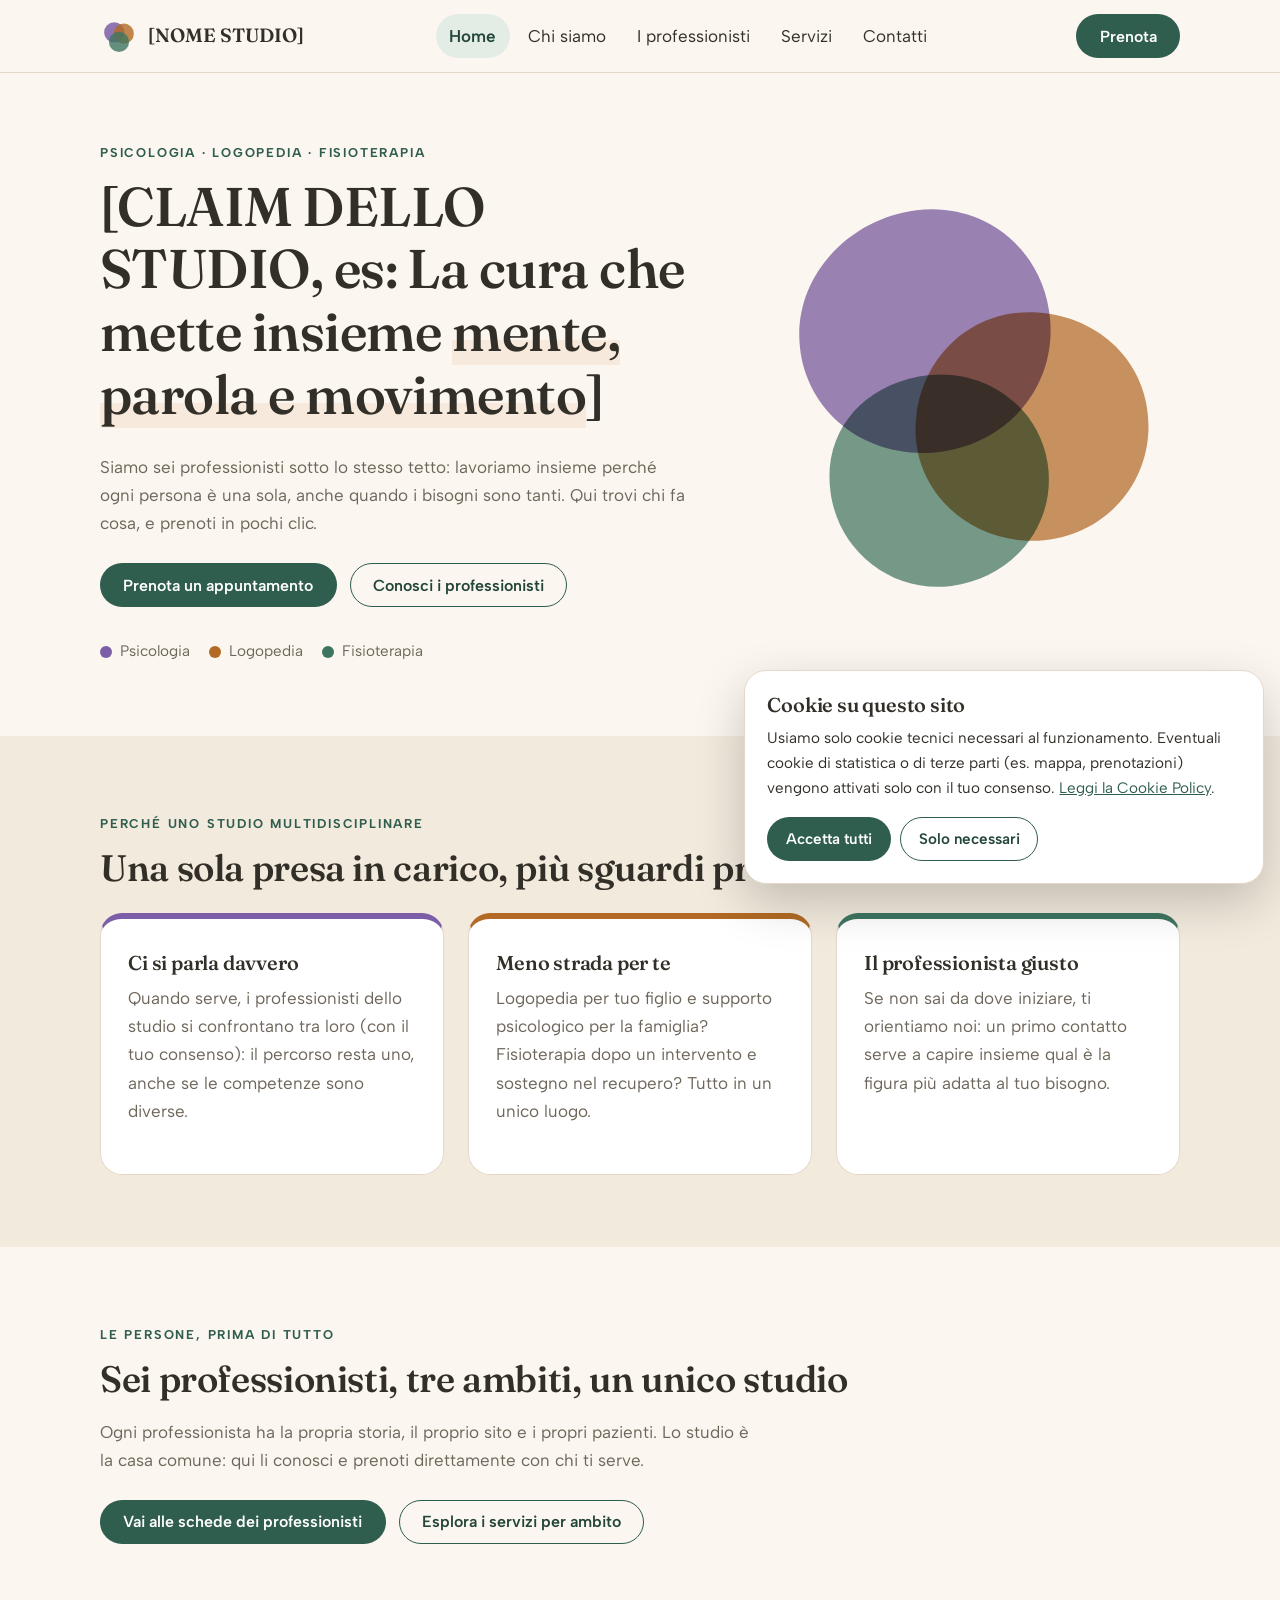
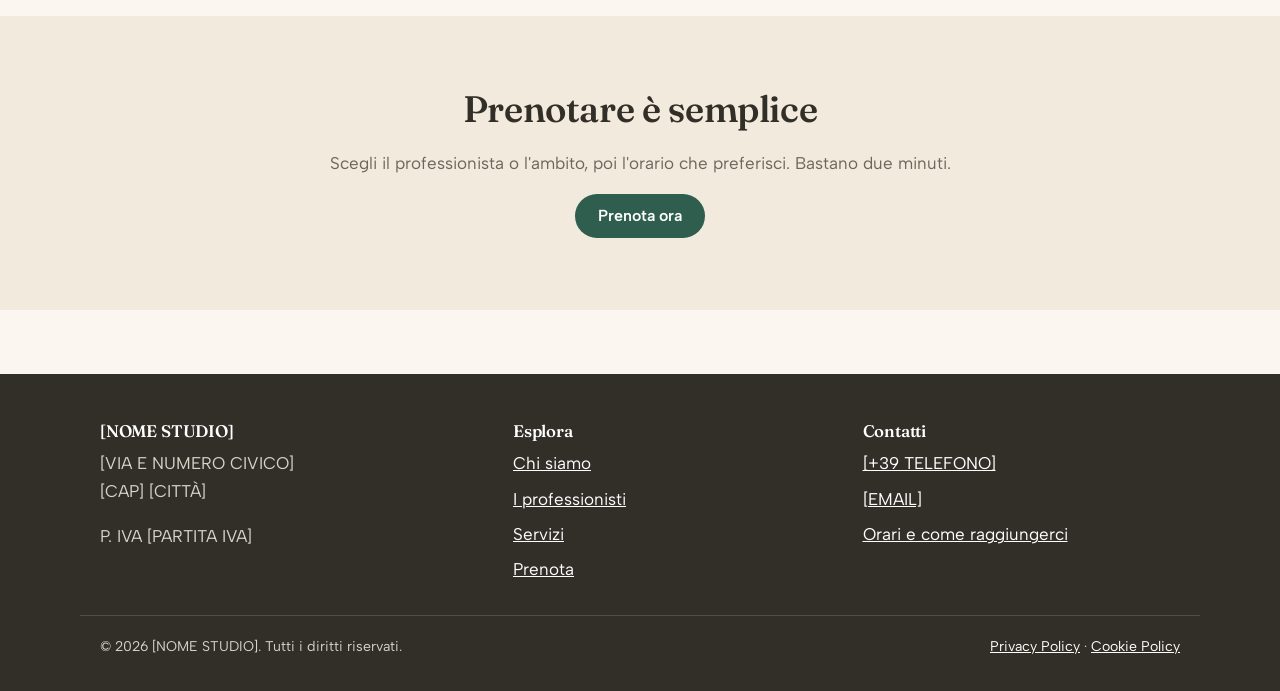
<file: index.html>
<!DOCTYPE html>
<html lang="it">
<head>
  <meta charset="UTF-8">
  <meta name="viewport" content="width=device-width, initial-scale=1">
  <!-- SEO: personalizzare title e description con nome studio e città -->
  <title>[NOME STUDIO] — Psicologia, Logopedia e Fisioterapia a [CITTÀ]</title>
  <meta name="description" content="[NOME STUDIO] è uno studio multidisciplinare a [CITTÀ]: sei professionisti di psicologia, logopedia e fisioterapia per una presa in carico integrata. Prenota online.">
  <link rel="canonical" href="https://www.[DOMINIO].it/">

  <!-- Tipografia: Fraunces (display) + Albert Sans (testo) -->
  <link rel="preconnect" href="https://fonts.googleapis.com">
  <link rel="preconnect" href="https://fonts.gstatic.com" crossorigin>
  <link href="https://fonts.googleapis.com/css2?family=Fraunces:opsz,wght@9..144,500;9..144,600&family=Albert+Sans:wght@400;600;700&display=swap" rel="stylesheet">
  <link rel="stylesheet" href="assets/css/style.css">

  <!-- Dati strutturati schema.org (compilare con i dati reali) -->
  <script type="application/ld+json">
  {
    "@context": "https://schema.org",
    "@type": "MedicalBusiness",
    "name": "[NOME STUDIO]",
    "description": "Studio multidisciplinare di psicologia, logopedia e fisioterapia.",
    "url": "https://www.[DOMINIO].it/",
    "telephone": "[+39 TELEFONO]",
    "address": {
      "@type": "PostalAddress",
      "streetAddress": "[VIA E NUMERO CIVICO]",
      "addressLocality": "[CITTÀ]",
      "postalCode": "[CAP]",
      "addressCountry": "IT"
    },
    "openingHours": "Mo-Fr 09:00-19:00",
    "medicalSpecialty": ["Psychiatric", "SpeechPathology", "PhysicalTherapy"]
  }
  </script>
</head>
<body>
<a class="skip-link" href="#main">Salta al contenuto</a>

<!-- ======================= HEADER ====================================== -->
<header class="site-header">
  <nav class="nav wrap" aria-label="Navigazione principale">
    <a class="brand" href="index.html">
      <!-- Logo provvisorio: tre forme intrecciate (mente · parola · movimento).
           Sostituire con il logo dello studio mantenendo la classe brand__mark -->
      <svg class="brand__mark" viewBox="0 0 64 64" aria-hidden="true">
        <circle cx="24" cy="26" r="17" fill="#7B5EA7" opacity=".85"/>
        <circle cx="40" cy="28" r="17" fill="#B26A24" opacity=".8"/>
        <circle cx="32" cy="42" r="17" fill="#3E7561" opacity=".8"/>
      </svg>
      <span>[NOME STUDIO]</span>
    </a>
    <button class="nav-toggle" aria-expanded="false" aria-controls="menu" aria-label="Apri o chiudi il menu">☰</button>
    <ul id="menu" class="nav__links">
      <li><a href="index.html" aria-current="page">Home</a></li>
      <li><a href="chi-siamo.html">Chi siamo</a></li>
      <li><a href="professionisti.html">I professionisti</a></li>
      <li><a href="servizi.html">Servizi</a></li>
      <li><a href="contatti.html">Contatti</a></li>
      <li><a class="btn btn--primary btn--mobile-only" href="prenota.html">Prenota un appuntamento</a></li>
    </ul>
    <a class="btn btn--primary" href="prenota.html">Prenota</a>
  </nav>
</header>

<main id="main">

  <!-- ===================== HERO ======================================== -->
  <section class="hero">
    <div class="wrap">
      <div>
        <p class="eyebrow">Psicologia · Logopedia · Fisioterapia</p>
        <h1 class="hero__claim">[CLAIM DELLO STUDIO, es: La cura che mette insieme <em>mente, parola e movimento</em>]</h1>
        <p class="muted">Siamo sei professionisti sotto lo stesso tetto: lavoriamo insieme perché ogni persona è una sola, anche quando i bisogni sono tanti. Qui trovi chi fa cosa, e prenoti in pochi clic.</p>
        <div class="hero__actions">
          <a class="btn btn--primary" href="prenota.html">Prenota un appuntamento</a>
          <a class="btn btn--ghost" href="professionisti.html">Conosci i professionisti</a>
        </div>
        <div class="hero__areas" aria-hidden="true">
          <span class="hero__area"><span class="dot dot--psicologia"></span>Psicologia</span>
          <span class="hero__area"><span class="dot dot--logopedia"></span>Logopedia</span>
          <span class="hero__area"><span class="dot dot--fisioterapia"></span>Fisioterapia</span>
        </div>
      </div>
      <!-- Composizione organica: tre aree che si intrecciano (firma visiva) -->
      <div class="hero__art" role="img" aria-label="Tre forme morbide intrecciate che rappresentano psicologia, logopedia e fisioterapia">
        <svg viewBox="0 0 420 420" xmlns="http://www.w3.org/2000/svg">
          <g class="blob-float" style="mix-blend-mode:multiply">
            <path fill="#7B5EA7" opacity=".75" d="M208 38c66-8 122 38 128 104 6 68-44 122-110 128-68 6-126-40-130-106-4-64 48-118 112-126z" transform="translate(-40,-10)"/>
          </g>
          <g class="blob-float blob-float--2" style="mix-blend-mode:multiply">
            <path fill="#B26A24" opacity=".7" d="M214 96c62 4 110 52 106 116-4 62-58 108-122 102-62-6-108-58-100-120 8-60 56-102 116-98z" transform="translate(70,30)"/>
          </g>
          <g class="blob-float blob-float--3" style="mix-blend-mode:multiply">
            <path fill="#3E7561" opacity=".7" d="M196 160c64-12 124 28 134 90 10 64-36 120-100 128-62 8-118-36-126-98-8-60 30-108 92-120z" transform="translate(-10,40) scale(.92)"/>
          </g>
        </svg>
      </div>
    </div>
  </section>

  <!-- ===================== PERCHÉ MULTIDISCIPLINARE ==================== -->
  <section class="section section--deep">
    <div class="wrap reveal">
      <p class="eyebrow">Perché uno studio multidisciplinare</p>
      <h2>Una sola presa in carico, più sguardi professionali</h2>
      <div class="grid-3" style="margin-top:1.5rem">
        <div class="card-area card-area--psicologia">
          <h3>Ci si parla davvero</h3>
          <p class="muted">Quando serve, i professionisti dello studio si confrontano tra loro (con il tuo consenso): il percorso resta uno, anche se le competenze sono diverse.</p>
        </div>
        <div class="card-area card-area--logopedia">
          <h3>Meno strada per te</h3>
          <p class="muted">Logopedia per tuo figlio e supporto psicologico per la famiglia? Fisioterapia dopo un intervento e sostegno nel recupero? Tutto in un unico luogo.</p>
        </div>
        <div class="card-area card-area--fisioterapia">
          <h3>Il professionista giusto</h3>
          <p class="muted">Se non sai da dove iniziare, ti orientiamo noi: un primo contatto serve a capire insieme qual è la figura più adatta al tuo bisogno.</p>
        </div>
      </div>
    </div>
  </section>

  <!-- ===================== ANTEPRIMA PROFESSIONISTI ==================== -->
  <section class="section">
    <div class="wrap reveal">
      <p class="eyebrow">Le persone, prima di tutto</p>
      <h2>Sei professionisti, tre ambiti, un unico studio</h2>
      <p class="muted" style="max-width:60ch">Ogni professionista ha la propria storia, il proprio sito e i propri pazienti. Lo studio è la casa comune: qui li conosci e prenoti direttamente con chi ti serve.</p>
      <div class="hero__actions">
        <a class="btn btn--primary" href="professionisti.html">Vai alle schede dei professionisti</a>
        <a class="btn btn--ghost" href="servizi.html">Esplora i servizi per ambito</a>
      </div>
    </div>
  </section>

  <!-- ===================== CTA PRENOTA ================================= -->
  <section class="section section--deep">
    <div class="wrap reveal" style="text-align:center">
      <h2>Prenotare è semplice</h2>
      <p class="muted">Scegli il professionista o l'ambito, poi l'orario che preferisci. Bastano due minuti.</p>
      <a class="btn btn--primary" href="prenota.html">Prenota ora</a>
    </div>
  </section>

</main>

<!-- ======================= FOOTER ====================================== -->
<footer class="site-footer">
  <div class="wrap footer-grid">
    <div>
      <h3>[NOME STUDIO]</h3>
      <p>[VIA E NUMERO CIVICO]<br>[CAP] [CITTÀ]</p>
      <p>P. IVA [PARTITA IVA]</p>
    </div>
    <div>
      <h3>Esplora</h3>
      <ul>
        <li><a href="chi-siamo.html">Chi siamo</a></li>
        <li><a href="professionisti.html">I professionisti</a></li>
        <li><a href="servizi.html">Servizi</a></li>
        <li><a href="prenota.html">Prenota</a></li>
      </ul>
    </div>
    <div>
      <h3>Contatti</h3>
      <ul>
        <li><a href="tel:[+39TELEFONO]">[+39 TELEFONO]</a></li>
        <li><a href="mailto:[EMAIL]">[EMAIL]</a></li>
        <li><a href="contatti.html">Orari e come raggiungerci</a></li>
      </ul>
    </div>
  </div>
  <div class="wrap footer-legal">
    <span>© <span id="year"></span> [NOME STUDIO]. Tutti i diritti riservati.</span>
    <span><a href="privacy-policy.html">Privacy Policy</a> · <a href="cookie-policy.html">Cookie Policy</a></span>
  </div>
</footer>

<!-- ======================= BANNER COOKIE =============================== -->
<div id="cookie-banner" class="cookie-banner" role="region" aria-label="Informativa cookie">
  <h3>Cookie su questo sito</h3>
  <p>Usiamo solo cookie tecnici necessari al funzionamento. Eventuali cookie di statistica o di terze parti (es. mappa, prenotazioni) vengono attivati solo con il tuo consenso. <a href="cookie-policy.html">Leggi la Cookie Policy</a>.</p>
  <div class="cookie-banner__actions">
    <button class="btn btn--primary btn--small" data-consent-choice="all">Accetta tutti</button>
    <button class="btn btn--ghost btn--small" data-consent-choice="necessary">Solo necessari</button>
  </div>
</div>

<!-- Eventuali script di tracciamento vanno inseriti così (attivati solo dopo consenso):
<script type="text/plain" data-consent="statistics" src="https://esempio-analytics.com/script.js"></script> -->
<script src="assets/js/main.js"></script>
</body>
</html>
</file>
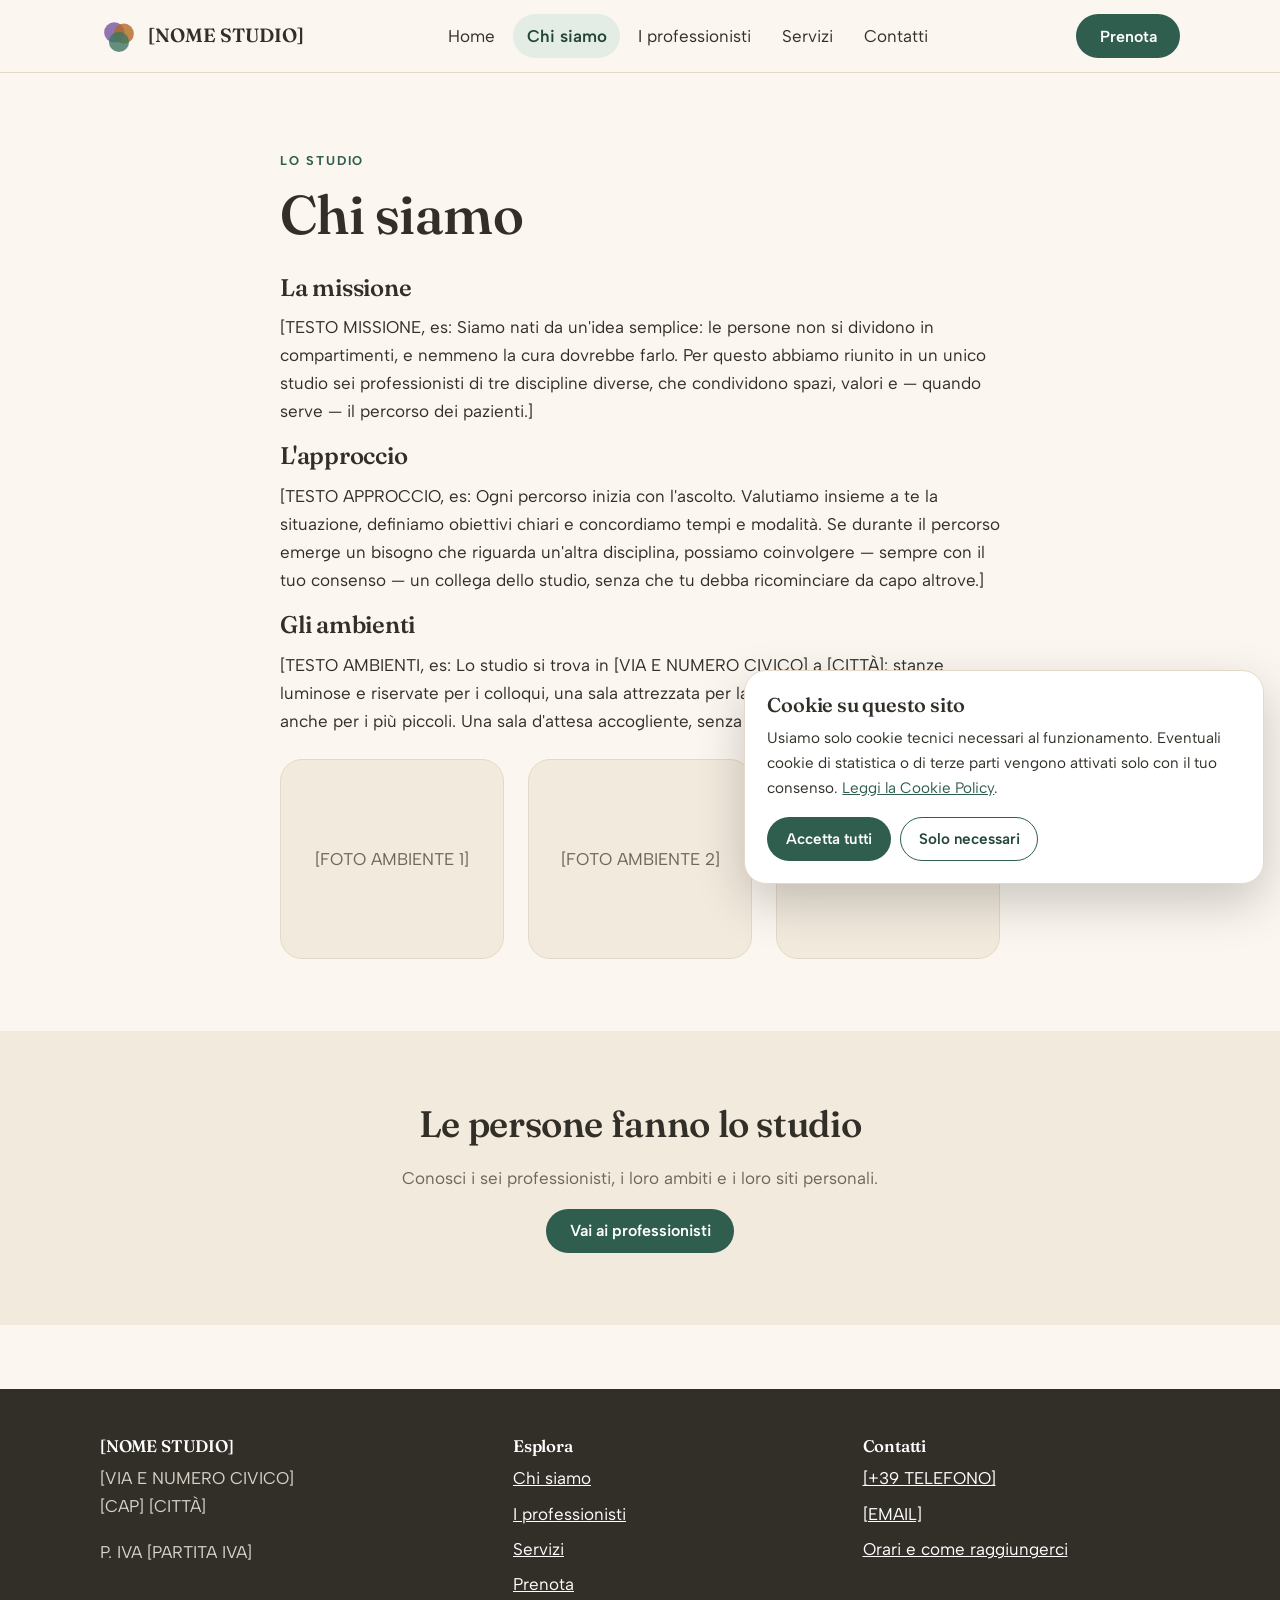
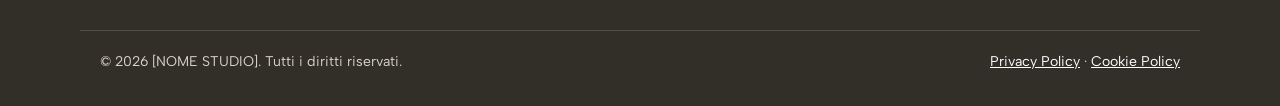
<file: chi-siamo.html>
<!DOCTYPE html>
<html lang="it">
<head>
  <meta charset="UTF-8">
  <meta name="viewport" content="width=device-width, initial-scale=1">
  <title>Chi siamo — [NOME STUDIO]</title>
  <meta name="description" content="La missione e l'approccio di [NOME STUDIO]: uno studio multidisciplinare dove psicologi, logopedisti e fisioterapisti lavorano insieme per una presa in carico integrata.">
  <link rel="canonical" href="https://www.[DOMINIO].it/chi-siamo.html">
  <link rel="preconnect" href="https://fonts.googleapis.com">
  <link rel="preconnect" href="https://fonts.gstatic.com" crossorigin>
  <link href="https://fonts.googleapis.com/css2?family=Fraunces:opsz,wght@9..144,500;9..144,600&family=Albert+Sans:wght@400;600;700&display=swap" rel="stylesheet">
  <link rel="stylesheet" href="assets/css/style.css">
</head>
<body>
<a class="skip-link" href="#main">Salta al contenuto</a>

<header class="site-header">
  <nav class="nav wrap" aria-label="Navigazione principale">
    <a class="brand" href="index.html">
      <svg class="brand__mark" viewBox="0 0 64 64" aria-hidden="true">
        <circle cx="24" cy="26" r="17" fill="#7B5EA7" opacity=".85"/>
        <circle cx="40" cy="28" r="17" fill="#B26A24" opacity=".8"/>
        <circle cx="32" cy="42" r="17" fill="#3E7561" opacity=".8"/>
      </svg>
      <span>[NOME STUDIO]</span>
    </a>
    <button class="nav-toggle" aria-expanded="false" aria-controls="menu" aria-label="Apri o chiudi il menu">☰</button>
    <ul id="menu" class="nav__links">
      <li><a href="index.html">Home</a></li>
      <li><a href="chi-siamo.html" aria-current="page">Chi siamo</a></li>
      <li><a href="professionisti.html">I professionisti</a></li>
      <li><a href="servizi.html">Servizi</a></li>
      <li><a href="contatti.html">Contatti</a></li>
      <li><a class="btn btn--primary btn--mobile-only" href="prenota.html">Prenota un appuntamento</a></li>
    </ul>
    <a class="btn btn--primary" href="prenota.html">Prenota</a>
  </nav>
</header>

<main id="main">
  <section class="section">
    <div class="wrap" style="max-width:760px">
      <p class="eyebrow">Lo studio</p>
      <h1>Chi siamo</h1>

      <h2 style="font-size:1.5rem">La missione</h2>
      <p>[TESTO MISSIONE, es: Siamo nati da un'idea semplice: le persone non si dividono in compartimenti, e nemmeno la cura dovrebbe farlo. Per questo abbiamo riunito in un unico studio sei professionisti di tre discipline diverse, che condividono spazi, valori e — quando serve — il percorso dei pazienti.]</p>

      <h2 style="font-size:1.5rem">L'approccio</h2>
      <p>[TESTO APPROCCIO, es: Ogni percorso inizia con l'ascolto. Valutiamo insieme a te la situazione, definiamo obiettivi chiari e concordiamo tempi e modalità. Se durante il percorso emerge un bisogno che riguarda un'altra disciplina, possiamo coinvolgere — sempre con il tuo consenso — un collega dello studio, senza che tu debba ricominciare da capo altrove.]</p>

      <h2 style="font-size:1.5rem">Gli ambienti</h2>
      <p>[TESTO AMBIENTI, es: Lo studio si trova in [VIA E NUMERO CIVICO] a [CITTÀ]: stanze luminose e riservate per i colloqui, una sala attrezzata per la fisioterapia, spazi pensati anche per i più piccoli. Una sala d'attesa accogliente, senza l'atmosfera da ambulatorio.]</p>

      <!-- GALLERIA AMBIENTI: sostituire i placeholder con foto reali.
           Ricordare alt text descrittivi e loading="lazy". Esempio:
           <img src="assets/img/sala-attesa.jpg" alt="La sala d'attesa dello studio" loading="lazy"> -->
      <div class="grid-3" style="margin-top:1.5rem">
        <div class="map-frame" style="min-height:200px">[FOTO AMBIENTE 1]</div>
        <div class="map-frame" style="min-height:200px">[FOTO AMBIENTE 2]</div>
        <div class="map-frame" style="min-height:200px">[FOTO AMBIENTE 3]</div>
      </div>
    </div>
  </section>

  <section class="section section--deep">
    <div class="wrap reveal" style="text-align:center">
      <h2>Le persone fanno lo studio</h2>
      <p class="muted">Conosci i sei professionisti, i loro ambiti e i loro siti personali.</p>
      <a class="btn btn--primary" href="professionisti.html">Vai ai professionisti</a>
    </div>
  </section>
</main>

<footer class="site-footer">
  <div class="wrap footer-grid">
    <div>
      <h3>[NOME STUDIO]</h3>
      <p>[VIA E NUMERO CIVICO]<br>[CAP] [CITTÀ]</p>
      <p>P. IVA [PARTITA IVA]</p>
    </div>
    <div>
      <h3>Esplora</h3>
      <ul>
        <li><a href="chi-siamo.html">Chi siamo</a></li>
        <li><a href="professionisti.html">I professionisti</a></li>
        <li><a href="servizi.html">Servizi</a></li>
        <li><a href="prenota.html">Prenota</a></li>
      </ul>
    </div>
    <div>
      <h3>Contatti</h3>
      <ul>
        <li><a href="tel:[+39TELEFONO]">[+39 TELEFONO]</a></li>
        <li><a href="mailto:[EMAIL]">[EMAIL]</a></li>
        <li><a href="contatti.html">Orari e come raggiungerci</a></li>
      </ul>
    </div>
  </div>
  <div class="wrap footer-legal">
    <span>© <span id="year"></span> [NOME STUDIO]. Tutti i diritti riservati.</span>
    <span><a href="privacy-policy.html">Privacy Policy</a> · <a href="cookie-policy.html">Cookie Policy</a></span>
  </div>
</footer>

<div id="cookie-banner" class="cookie-banner" role="region" aria-label="Informativa cookie">
  <h3>Cookie su questo sito</h3>
  <p>Usiamo solo cookie tecnici necessari al funzionamento. Eventuali cookie di statistica o di terze parti vengono attivati solo con il tuo consenso. <a href="cookie-policy.html">Leggi la Cookie Policy</a>.</p>
  <div class="cookie-banner__actions">
    <button class="btn btn--primary btn--small" data-consent-choice="all">Accetta tutti</button>
    <button class="btn btn--ghost btn--small" data-consent-choice="necessary">Solo necessari</button>
  </div>
</div>

<script src="assets/js/main.js"></script>
</body>
</html>
</file>
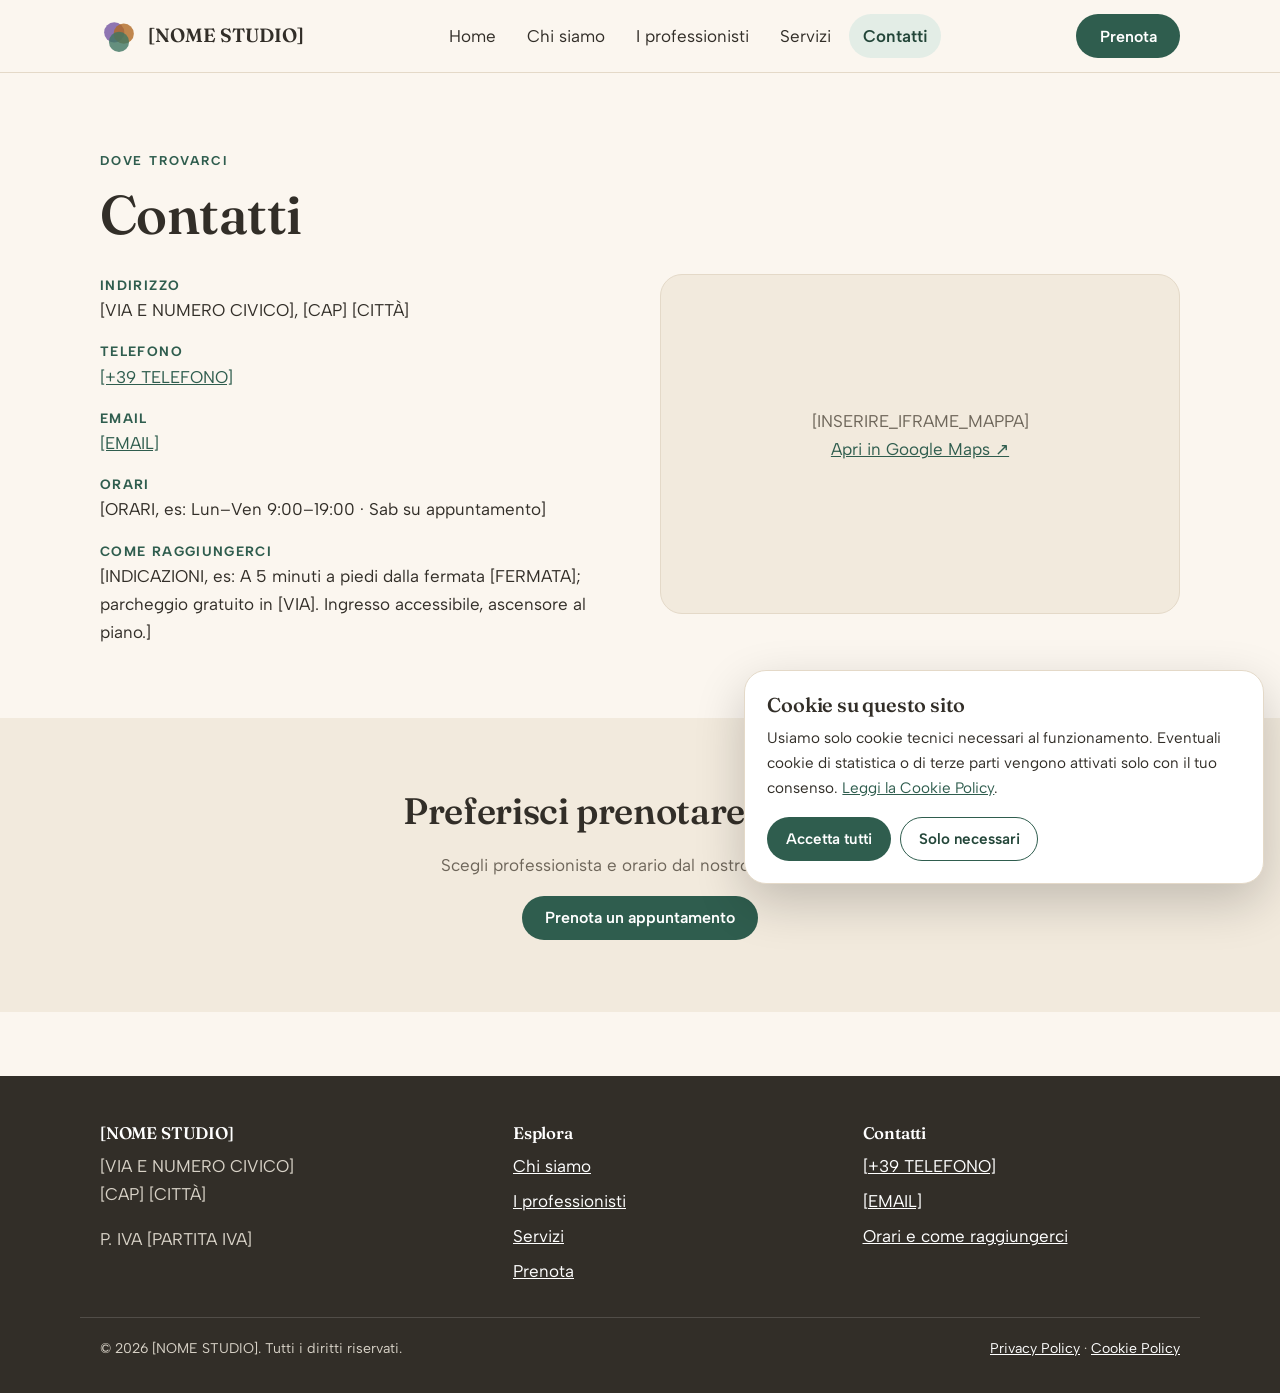
<file: contatti.html>
<!DOCTYPE html>
<html lang="it">
<head>
  <meta charset="UTF-8">
  <meta name="viewport" content="width=device-width, initial-scale=1">
  <title>Contatti — [NOME STUDIO]</title>
  <meta name="description" content="Dove siamo, orari, telefono ed email di [NOME STUDIO] a [CITTÀ]. Come raggiungerci in auto e con i mezzi pubblici.">
  <link rel="canonical" href="https://www.[DOMINIO].it/contatti.html">
  <link rel="preconnect" href="https://fonts.googleapis.com">
  <link rel="preconnect" href="https://fonts.gstatic.com" crossorigin>
  <link href="https://fonts.googleapis.com/css2?family=Fraunces:opsz,wght@9..144,500;9..144,600&family=Albert+Sans:wght@400;600;700&display=swap" rel="stylesheet">
  <link rel="stylesheet" href="assets/css/style.css">
</head>
<body>
<a class="skip-link" href="#main">Salta al contenuto</a>

<header class="site-header">
  <nav class="nav wrap" aria-label="Navigazione principale">
    <a class="brand" href="index.html">
      <svg class="brand__mark" viewBox="0 0 64 64" aria-hidden="true">
        <circle cx="24" cy="26" r="17" fill="#7B5EA7" opacity=".85"/>
        <circle cx="40" cy="28" r="17" fill="#B26A24" opacity=".8"/>
        <circle cx="32" cy="42" r="17" fill="#3E7561" opacity=".8"/>
      </svg>
      <span>[NOME STUDIO]</span>
    </a>
    <button class="nav-toggle" aria-expanded="false" aria-controls="menu" aria-label="Apri o chiudi il menu">☰</button>
    <ul id="menu" class="nav__links">
      <li><a href="index.html">Home</a></li>
      <li><a href="chi-siamo.html">Chi siamo</a></li>
      <li><a href="professionisti.html">I professionisti</a></li>
      <li><a href="servizi.html">Servizi</a></li>
      <li><a href="contatti.html" aria-current="page">Contatti</a></li>
      <li><a class="btn btn--primary btn--mobile-only" href="prenota.html">Prenota un appuntamento</a></li>
    </ul>
    <a class="btn btn--primary" href="prenota.html">Prenota</a>
  </nav>
</header>

<main id="main">
  <section class="section">
    <div class="wrap">
      <p class="eyebrow">Dove trovarci</p>
      <h1>Contatti</h1>

      <div class="contact-grid" style="margin-top:1.5rem">
        <ul class="contact-list">
          <li><strong>Indirizzo</strong>[VIA E NUMERO CIVICO], [CAP] [CITTÀ]</li>
          <li><strong>Telefono</strong><a href="tel:[+39TELEFONO]">[+39 TELEFONO]</a></li>
          <li><strong>Email</strong><a href="mailto:[EMAIL]">[EMAIL]</a></li>
          <li><strong>Orari</strong>[ORARI, es: Lun–Ven 9:00–19:00 · Sab su appuntamento]</li>
          <li><strong>Come raggiungerci</strong>[INDICAZIONI, es: A 5 minuti a piedi dalla fermata [FERMATA]; parcheggio gratuito in [VIA]. Ingresso accessibile, ascensore al piano.]</li>
        </ul>

        <!-- MAPPA: incollare qui l'iframe di Google Maps (Condividi →
             Incorpora una mappa). Nota privacy: per caricare la mappa solo
             dopo il consenso, usare l'attributo data-src al posto di src
             oppure un link esterno "Apri in Google Maps". -->
        <div class="map-frame">
          <p>[INSERIRE_IFRAME_MAPPA]<br><a href="https://www.google.com/maps/search/?api=1&query=[INDIRIZZO+URL-ENCODED]" target="_blank" rel="noopener">Apri in Google Maps ↗</a></p>
        </div>
      </div>
    </div>
  </section>

  <section class="section section--deep">
    <div class="wrap reveal" style="text-align:center">
      <h2>Preferisci prenotare online?</h2>
      <p class="muted">Scegli professionista e orario dal nostro calendario.</p>
      <a class="btn btn--primary" href="prenota.html">Prenota un appuntamento</a>
    </div>
  </section>
</main>

<footer class="site-footer">
  <div class="wrap footer-grid">
    <div>
      <h3>[NOME STUDIO]</h3>
      <p>[VIA E NUMERO CIVICO]<br>[CAP] [CITTÀ]</p>
      <p>P. IVA [PARTITA IVA]</p>
    </div>
    <div>
      <h3>Esplora</h3>
      <ul>
        <li><a href="chi-siamo.html">Chi siamo</a></li>
        <li><a href="professionisti.html">I professionisti</a></li>
        <li><a href="servizi.html">Servizi</a></li>
        <li><a href="prenota.html">Prenota</a></li>
      </ul>
    </div>
    <div>
      <h3>Contatti</h3>
      <ul>
        <li><a href="tel:[+39TELEFONO]">[+39 TELEFONO]</a></li>
        <li><a href="mailto:[EMAIL]">[EMAIL]</a></li>
        <li><a href="contatti.html">Orari e come raggiungerci</a></li>
      </ul>
    </div>
  </div>
  <div class="wrap footer-legal">
    <span>© <span id="year"></span> [NOME STUDIO]. Tutti i diritti riservati.</span>
    <span><a href="privacy-policy.html">Privacy Policy</a> · <a href="cookie-policy.html">Cookie Policy</a></span>
  </div>
</footer>

<div id="cookie-banner" class="cookie-banner" role="region" aria-label="Informativa cookie">
  <h3>Cookie su questo sito</h3>
  <p>Usiamo solo cookie tecnici necessari al funzionamento. Eventuali cookie di statistica o di terze parti vengono attivati solo con il tuo consenso. <a href="cookie-policy.html">Leggi la Cookie Policy</a>.</p>
  <div class="cookie-banner__actions">
    <button class="btn btn--primary btn--small" data-consent-choice="all">Accetta tutti</button>
    <button class="btn btn--ghost btn--small" data-consent-choice="necessary">Solo necessari</button>
  </div>
</div>

<script src="assets/js/main.js"></script>
</body>
</html>
</file>
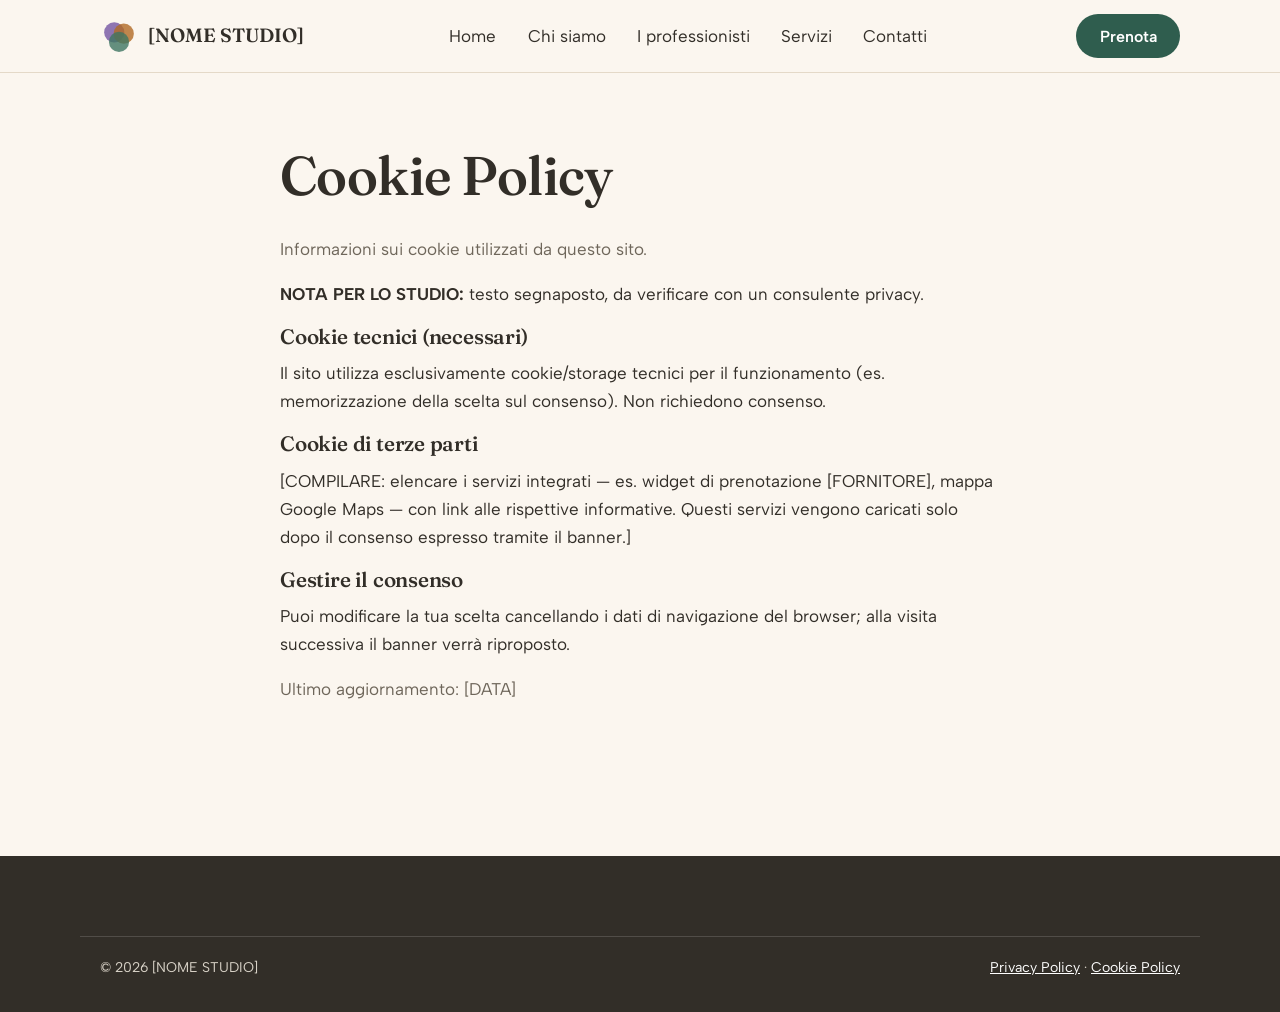
<file: cookie-policy.html>
<!DOCTYPE html>
<html lang="it">
<head>
  <meta charset="UTF-8">
  <meta name="viewport" content="width=device-width, initial-scale=1">
  <title>Cookie Policy — [NOME STUDIO]</title>
  <meta name="description" content="Cookie Policy di [NOME STUDIO]: quali cookie usiamo e come gestire il consenso.">
  <meta name="robots" content="noindex">
  <link rel="preconnect" href="https://fonts.googleapis.com">
  <link rel="preconnect" href="https://fonts.gstatic.com" crossorigin>
  <link href="https://fonts.googleapis.com/css2?family=Fraunces:opsz,wght@9..144,500;9..144,600&family=Albert+Sans:wght@400;600;700&display=swap" rel="stylesheet">
  <link rel="stylesheet" href="assets/css/style.css">
</head>
<body>
<a class="skip-link" href="#main">Salta al contenuto</a>
<header class="site-header">
  <nav class="nav wrap" aria-label="Navigazione principale">
    <a class="brand" href="index.html">
      <svg class="brand__mark" viewBox="0 0 64 64" aria-hidden="true"><circle cx="24" cy="26" r="17" fill="#7B5EA7" opacity=".85"/><circle cx="40" cy="28" r="17" fill="#B26A24" opacity=".8"/><circle cx="32" cy="42" r="17" fill="#3E7561" opacity=".8"/></svg>
      <span>[NOME STUDIO]</span>
    </a>
    <button class="nav-toggle" aria-expanded="false" aria-controls="menu" aria-label="Apri o chiudi il menu">☰</button>
    <ul id="menu" class="nav__links">
      <li><a href="index.html">Home</a></li>
      <li><a href="chi-siamo.html">Chi siamo</a></li>
      <li><a href="professionisti.html">I professionisti</a></li>
      <li><a href="servizi.html">Servizi</a></li>
      <li><a href="contatti.html">Contatti</a></li>
      <li><a class="btn btn--primary btn--mobile-only" href="prenota.html">Prenota un appuntamento</a></li>
    </ul>
    <a class="btn btn--primary" href="prenota.html">Prenota</a>
  </nav>
</header>
<main id="main">
  <section class="section">
    <div class="wrap" style="max-width:760px">
      <h1>Cookie Policy</h1>
      <p class="muted">Informazioni sui cookie utilizzati da questo sito.</p>
      <p><strong>NOTA PER LO STUDIO:</strong> testo segnaposto, da verificare con un consulente privacy.</p>
      <h2 style="font-size:1.3rem">Cookie tecnici (necessari)</h2>
      <p>Il sito utilizza esclusivamente cookie/storage tecnici per il funzionamento (es. memorizzazione della scelta sul consenso). Non richiedono consenso.</p>
      <h2 style="font-size:1.3rem">Cookie di terze parti</h2>
      <p>[COMPILARE: elencare i servizi integrati — es. widget di prenotazione [FORNITORE], mappa Google Maps — con link alle rispettive informative. Questi servizi vengono caricati solo dopo il consenso espresso tramite il banner.]</p>
      <h2 style="font-size:1.3rem">Gestire il consenso</h2>
      <p>Puoi modificare la tua scelta cancellando i dati di navigazione del browser; alla visita successiva il banner verrà riproposto.</p>
      <p class="muted">Ultimo aggiornamento: [DATA]</p>
    </div>
  </section>
</main>
<footer class="site-footer">
  <div class="wrap footer-legal">
    <span>© <span id="year"></span> [NOME STUDIO]</span>
    <span><a href="privacy-policy.html">Privacy Policy</a> · <a href="cookie-policy.html">Cookie Policy</a></span>
  </div>
</footer>
<script src="assets/js/main.js"></script>
</body>
</html>
</file>
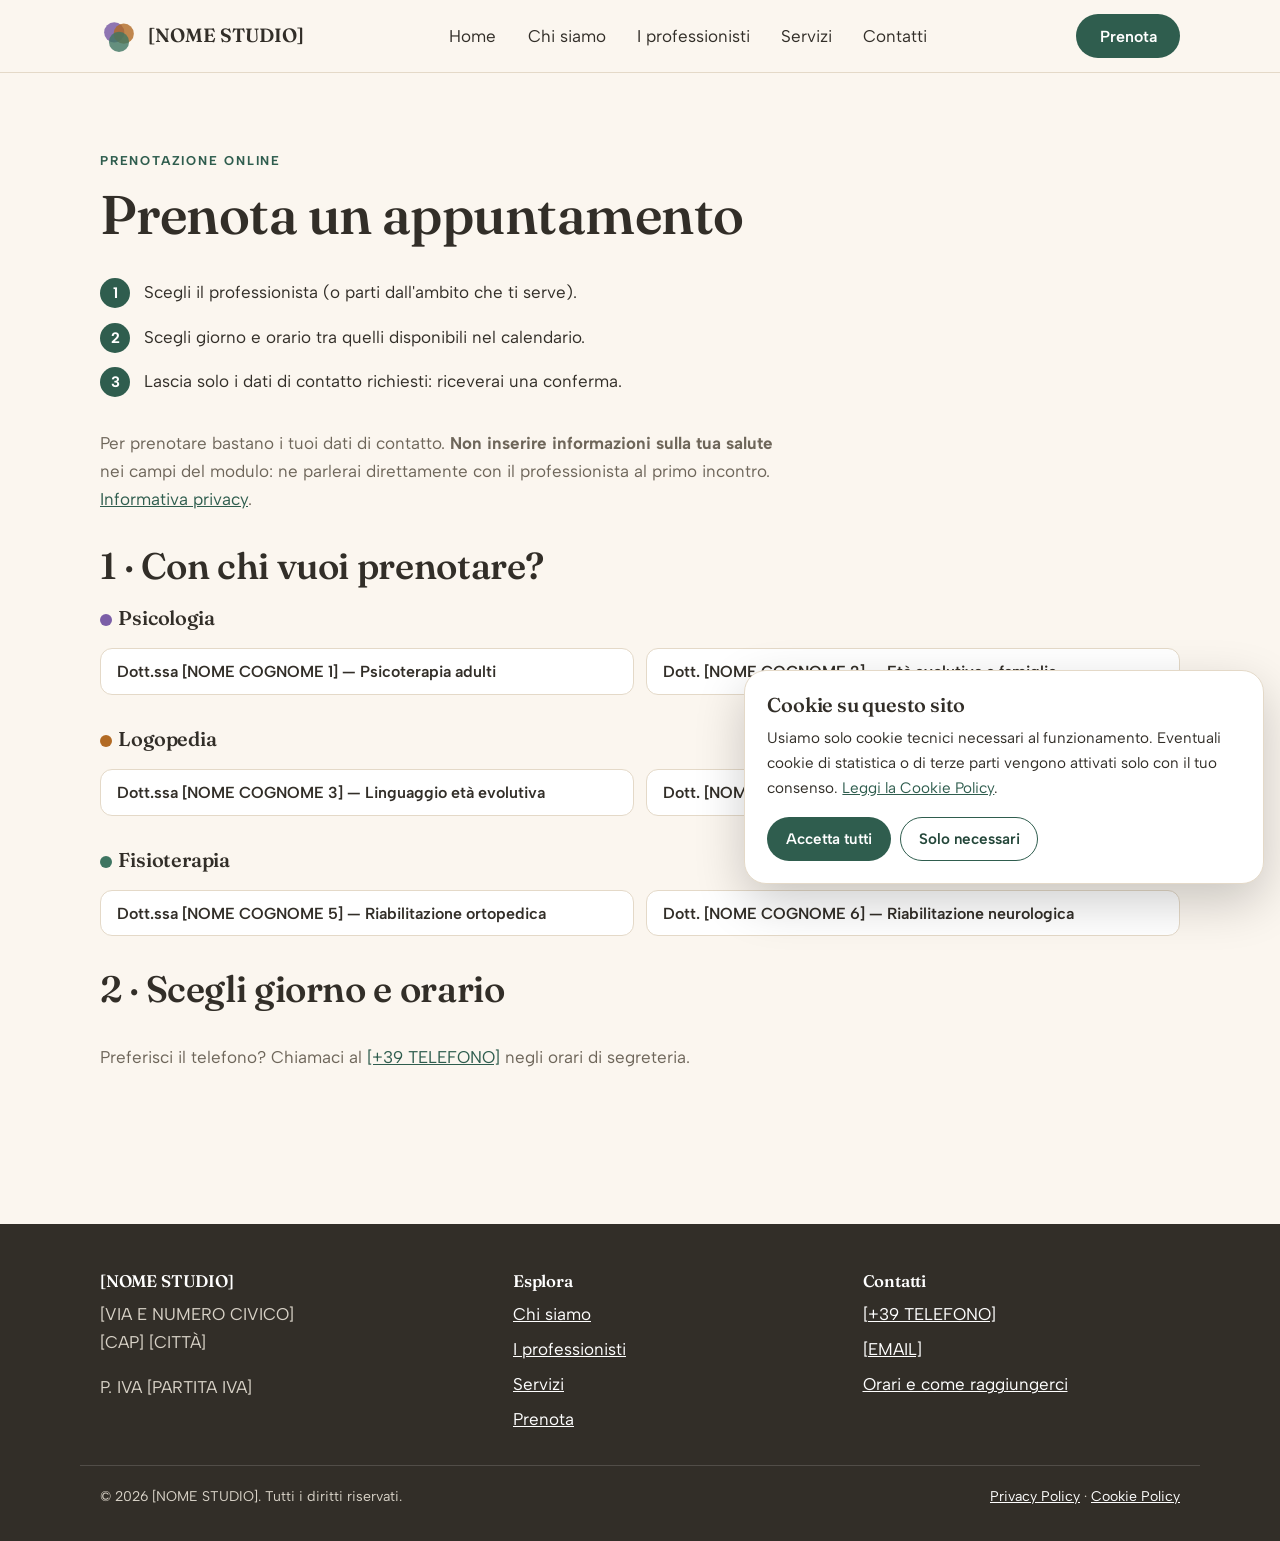
<file: prenota.html>
<!DOCTYPE html>
<html lang="it">
<head>
  <meta charset="UTF-8">
  <meta name="viewport" content="width=device-width, initial-scale=1">
  <title>Prenota un appuntamento — [NOME STUDIO]</title>
  <meta name="description" content="Prenota online il tuo appuntamento con i professionisti di [NOME STUDIO]: scegli il professionista o l'ambito e poi l'orario che preferisci.">
  <link rel="canonical" href="https://www.[DOMINIO].it/prenota.html">
  <link rel="preconnect" href="https://fonts.googleapis.com">
  <link rel="preconnect" href="https://fonts.gstatic.com" crossorigin>
  <link href="https://fonts.googleapis.com/css2?family=Fraunces:opsz,wght@9..144,500;9..144,600&family=Albert+Sans:wght@400;600;700&display=swap" rel="stylesheet">
  <link rel="stylesheet" href="assets/css/style.css">
</head>
<body>
<a class="skip-link" href="#main">Salta al contenuto</a>

<header class="site-header">
  <nav class="nav wrap" aria-label="Navigazione principale">
    <a class="brand" href="index.html">
      <svg class="brand__mark" viewBox="0 0 64 64" aria-hidden="true">
        <circle cx="24" cy="26" r="17" fill="#7B5EA7" opacity=".85"/>
        <circle cx="40" cy="28" r="17" fill="#B26A24" opacity=".8"/>
        <circle cx="32" cy="42" r="17" fill="#3E7561" opacity=".8"/>
      </svg>
      <span>[NOME STUDIO]</span>
    </a>
    <button class="nav-toggle" aria-expanded="false" aria-controls="menu" aria-label="Apri o chiudi il menu">☰</button>
    <ul id="menu" class="nav__links">
      <li><a href="index.html">Home</a></li>
      <li><a href="chi-siamo.html">Chi siamo</a></li>
      <li><a href="professionisti.html">I professionisti</a></li>
      <li><a href="servizi.html">Servizi</a></li>
      <li><a href="contatti.html">Contatti</a></li>
      <li><a class="btn btn--primary btn--mobile-only" href="prenota.html" aria-current="page">Prenota un appuntamento</a></li>
    </ul>
    <a class="btn btn--primary" href="prenota.html">Prenota</a>
  </nav>
</header>

<main id="main">
  <section class="section">
    <div class="wrap">
      <p class="eyebrow">Prenotazione online</p>
      <h1>Prenota un appuntamento</h1>

      <ol class="steps">
        <li>Scegli il professionista (o parti dall'ambito che ti serve).</li>
        <li>Scegli giorno e orario tra quelli disponibili nel calendario.</li>
        <li>Lascia solo i dati di contatto richiesti: riceverai una conferma.</li>
      </ol>

      <p class="muted" style="max-width:62ch">Per prenotare bastano i tuoi dati di contatto. <strong>Non inserire informazioni sulla tua salute</strong> nei campi del modulo: ne parlerai direttamente con il professionista al primo incontro. <a href="privacy-policy.html">Informativa privacy</a>.</p>

      <h2 style="margin-top:2rem">1 · Con chi vuoi prenotare?</h2>
      <!-- I pulsanti sono raggruppati per ambito; ognuno apre il calendario
           del professionista corrispondente qui sotto. -->
      <div data-booking-picker>
        <h3><span class="dot dot--psicologia" style="display:inline-block;vertical-align:middle;margin-right:.4rem"></span>Psicologia</h3>
        <div class="picker">
          <button class="picker__opt" data-embed="embed-p1" aria-pressed="false">Dott.ssa [NOME COGNOME 1] — Psicoterapia adulti</button>
          <button class="picker__opt" data-embed="embed-p2" aria-pressed="false">Dott. [NOME COGNOME 2] — Età evolutiva e famiglie</button>
        </div>
        <h3><span class="dot dot--logopedia" style="display:inline-block;vertical-align:middle;margin-right:.4rem"></span>Logopedia</h3>
        <div class="picker">
          <button class="picker__opt" data-embed="embed-p3" aria-pressed="false">Dott.ssa [NOME COGNOME 3] — Linguaggio età evolutiva</button>
          <button class="picker__opt" data-embed="embed-p4" aria-pressed="false">Dott. [NOME COGNOME 4] — Voce e deglutizione</button>
        </div>
        <h3><span class="dot dot--fisioterapia" style="display:inline-block;vertical-align:middle;margin-right:.4rem"></span>Fisioterapia</h3>
        <div class="picker">
          <button class="picker__opt" data-embed="embed-p5" aria-pressed="false">Dott.ssa [NOME COGNOME 5] — Riabilitazione ortopedica</button>
          <button class="picker__opt" data-embed="embed-p6" aria-pressed="false">Dott. [NOME COGNOME 6] — Riabilitazione neurologica</button>
        </div>
      </div>

      <h2>2 · Scegli giorno e orario</h2>

      <!-- ================================================================
           EMBED DEI CALENDARI — ISTRUZIONI
           Per ciascun professionista, incollare DENTRO il rispettivo
           <div class="embed-slot"> il codice fornito dal sistema di
           prenotazione (MioDottore/Doctolib, Calendly, Cal.com, ecc.),
           SOSTITUENDO l'intero blocco .embed-placeholder.

           Esempio con Calendly:
             <div class="calendly-inline-widget"
                  data-url="https://calendly.com/NOME-PROFESSIONISTA"
                  style="min-width:320px;height:700px"></div>
             <script type="text/plain" data-consent="booking"
                     src="https://assets.calendly.com/assets/external/widget.js"></script>

           Nota privacy: usando type="text/plain" + data-consent lo script
           del widget viene caricato solo dopo il consenso ai cookie
           (vedi main.js, sezione 5).
           ================================================================ -->

      <div id="embed-p1" class="embed-slot">
        <div class="embed-placeholder">
          <p><strong>Calendario di Dott.ssa [NOME COGNOME 1]</strong></p>
          <p><code>[INSERIRE_EMBED_PRENOTAZIONI_1]</code></p>
          <p>Incollare qui il codice del widget di prenotazione (vedi istruzioni nel commento HTML sopra).</p>
        </div>
      </div>
      <div id="embed-p2" class="embed-slot">
        <div class="embed-placeholder">
          <p><strong>Calendario di Dott. [NOME COGNOME 2]</strong></p>
          <p><code>[INSERIRE_EMBED_PRENOTAZIONI_2]</code></p>
          <p>Incollare qui il codice del widget di prenotazione.</p>
        </div>
      </div>
      <div id="embed-p3" class="embed-slot">
        <div class="embed-placeholder">
          <p><strong>Calendario di Dott.ssa [NOME COGNOME 3]</strong></p>
          <p><code>[INSERIRE_EMBED_PRENOTAZIONI_3]</code></p>
          <p>Incollare qui il codice del widget di prenotazione.</p>
        </div>
      </div>
      <div id="embed-p4" class="embed-slot">
        <div class="embed-placeholder">
          <p><strong>Calendario di Dott. [NOME COGNOME 4]</strong></p>
          <p><code>[INSERIRE_EMBED_PRENOTAZIONI_4]</code></p>
          <p>Incollare qui il codice del widget di prenotazione.</p>
        </div>
      </div>
      <div id="embed-p5" class="embed-slot">
        <div class="embed-placeholder">
          <p><strong>Calendario di Dott.ssa [NOME COGNOME 5]</strong></p>
          <p><code>[INSERIRE_EMBED_PRENOTAZIONI_5]</code></p>
          <p>Incollare qui il codice del widget di prenotazione.</p>
        </div>
      </div>
      <div id="embed-p6" class="embed-slot">
        <div class="embed-placeholder">
          <p><strong>Calendario di Dott. [NOME COGNOME 6]</strong></p>
          <p><code>[INSERIRE_EMBED_PRENOTAZIONI_6]</code></p>
          <p>Incollare qui il codice del widget di prenotazione.</p>
        </div>
      </div>

      <p class="muted" style="margin-top:2rem">Preferisci il telefono? Chiamaci al <a href="tel:[+39TELEFONO]">[+39 TELEFONO]</a> negli orari di segreteria.</p>
    </div>
  </section>
</main>

<footer class="site-footer">
  <div class="wrap footer-grid">
    <div>
      <h3>[NOME STUDIO]</h3>
      <p>[VIA E NUMERO CIVICO]<br>[CAP] [CITTÀ]</p>
      <p>P. IVA [PARTITA IVA]</p>
    </div>
    <div>
      <h3>Esplora</h3>
      <ul>
        <li><a href="chi-siamo.html">Chi siamo</a></li>
        <li><a href="professionisti.html">I professionisti</a></li>
        <li><a href="servizi.html">Servizi</a></li>
        <li><a href="prenota.html">Prenota</a></li>
      </ul>
    </div>
    <div>
      <h3>Contatti</h3>
      <ul>
        <li><a href="tel:[+39TELEFONO]">[+39 TELEFONO]</a></li>
        <li><a href="mailto:[EMAIL]">[EMAIL]</a></li>
        <li><a href="contatti.html">Orari e come raggiungerci</a></li>
      </ul>
    </div>
  </div>
  <div class="wrap footer-legal">
    <span>© <span id="year"></span> [NOME STUDIO]. Tutti i diritti riservati.</span>
    <span><a href="privacy-policy.html">Privacy Policy</a> · <a href="cookie-policy.html">Cookie Policy</a></span>
  </div>
</footer>

<div id="cookie-banner" class="cookie-banner" role="region" aria-label="Informativa cookie">
  <h3>Cookie su questo sito</h3>
  <p>Usiamo solo cookie tecnici necessari al funzionamento. Eventuali cookie di statistica o di terze parti vengono attivati solo con il tuo consenso. <a href="cookie-policy.html">Leggi la Cookie Policy</a>.</p>
  <div class="cookie-banner__actions">
    <button class="btn btn--primary btn--small" data-consent-choice="all">Accetta tutti</button>
    <button class="btn btn--ghost btn--small" data-consent-choice="necessary">Solo necessari</button>
  </div>
</div>

<script src="assets/js/main.js"></script>
</body>
</html>
</file>
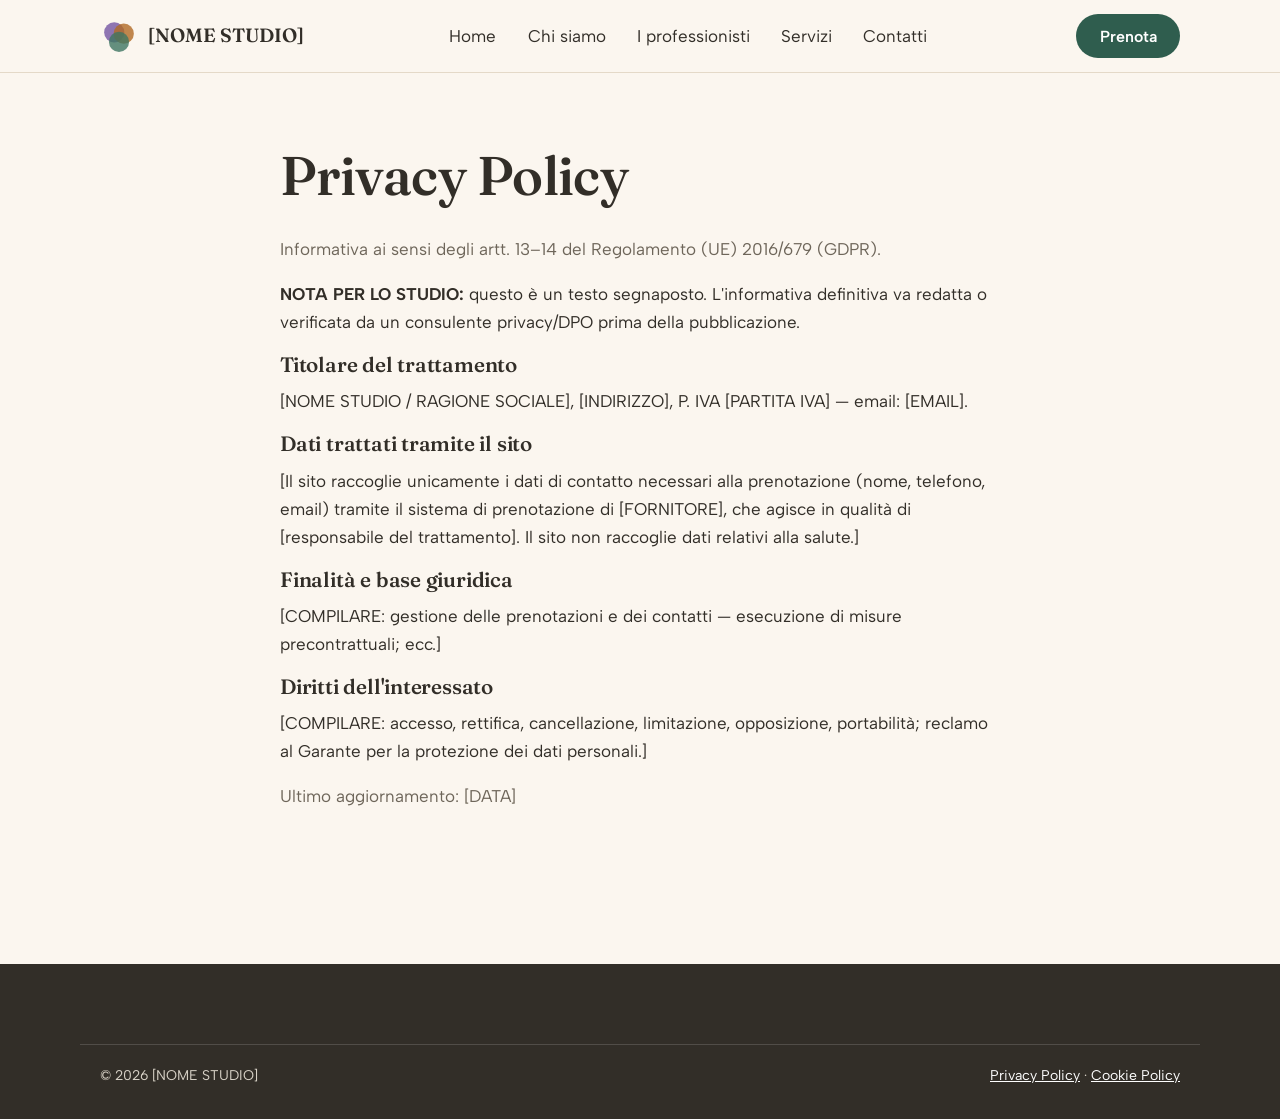
<file: privacy-policy.html>
<!DOCTYPE html>
<html lang="it">
<head>
  <meta charset="UTF-8">
  <meta name="viewport" content="width=device-width, initial-scale=1">
  <title>Privacy Policy — [NOME STUDIO]</title>
  <meta name="description" content="Informativa sul trattamento dei dati personali di [NOME STUDIO] ai sensi del Regolamento (UE) 2016/679 (GDPR).">
  <meta name="robots" content="noindex">
  <link rel="preconnect" href="https://fonts.googleapis.com">
  <link rel="preconnect" href="https://fonts.gstatic.com" crossorigin>
  <link href="https://fonts.googleapis.com/css2?family=Fraunces:opsz,wght@9..144,500;9..144,600&family=Albert+Sans:wght@400;600;700&display=swap" rel="stylesheet">
  <link rel="stylesheet" href="assets/css/style.css">
</head>
<body>
<a class="skip-link" href="#main">Salta al contenuto</a>
<header class="site-header">
  <nav class="nav wrap" aria-label="Navigazione principale">
    <a class="brand" href="index.html">
      <svg class="brand__mark" viewBox="0 0 64 64" aria-hidden="true"><circle cx="24" cy="26" r="17" fill="#7B5EA7" opacity=".85"/><circle cx="40" cy="28" r="17" fill="#B26A24" opacity=".8"/><circle cx="32" cy="42" r="17" fill="#3E7561" opacity=".8"/></svg>
      <span>[NOME STUDIO]</span>
    </a>
    <button class="nav-toggle" aria-expanded="false" aria-controls="menu" aria-label="Apri o chiudi il menu">☰</button>
    <ul id="menu" class="nav__links">
      <li><a href="index.html">Home</a></li>
      <li><a href="chi-siamo.html">Chi siamo</a></li>
      <li><a href="professionisti.html">I professionisti</a></li>
      <li><a href="servizi.html">Servizi</a></li>
      <li><a href="contatti.html">Contatti</a></li>
      <li><a class="btn btn--primary btn--mobile-only" href="prenota.html">Prenota un appuntamento</a></li>
    </ul>
    <a class="btn btn--primary" href="prenota.html">Prenota</a>
  </nav>
</header>
<main id="main">
  <section class="section">
    <div class="wrap" style="max-width:760px">
      <h1>Privacy Policy</h1>
      <p class="muted">Informativa ai sensi degli artt. 13–14 del Regolamento (UE) 2016/679 (GDPR).</p>
      <p><strong>NOTA PER LO STUDIO:</strong> questo è un testo segnaposto. L'informativa definitiva va redatta o verificata da un consulente privacy/DPO prima della pubblicazione.</p>
      <h2 style="font-size:1.3rem">Titolare del trattamento</h2>
      <p>[NOME STUDIO / RAGIONE SOCIALE], [INDIRIZZO], P. IVA [PARTITA IVA] — email: [EMAIL].</p>
      <h2 style="font-size:1.3rem">Dati trattati tramite il sito</h2>
      <p>[Il sito raccoglie unicamente i dati di contatto necessari alla prenotazione (nome, telefono, email) tramite il sistema di prenotazione di [FORNITORE], che agisce in qualità di [responsabile del trattamento]. Il sito non raccoglie dati relativi alla salute.]</p>
      <h2 style="font-size:1.3rem">Finalità e base giuridica</h2>
      <p>[COMPILARE: gestione delle prenotazioni e dei contatti — esecuzione di misure precontrattuali; ecc.]</p>
      <h2 style="font-size:1.3rem">Diritti dell'interessato</h2>
      <p>[COMPILARE: accesso, rettifica, cancellazione, limitazione, opposizione, portabilità; reclamo al Garante per la protezione dei dati personali.]</p>
      <p class="muted">Ultimo aggiornamento: [DATA]</p>
    </div>
  </section>
</main>
<footer class="site-footer">
  <div class="wrap footer-legal">
    <span>© <span id="year"></span> [NOME STUDIO]</span>
    <span><a href="privacy-policy.html">Privacy Policy</a> · <a href="cookie-policy.html">Cookie Policy</a></span>
  </div>
</footer>
<script src="assets/js/main.js"></script>
</body>
</html>
</file>
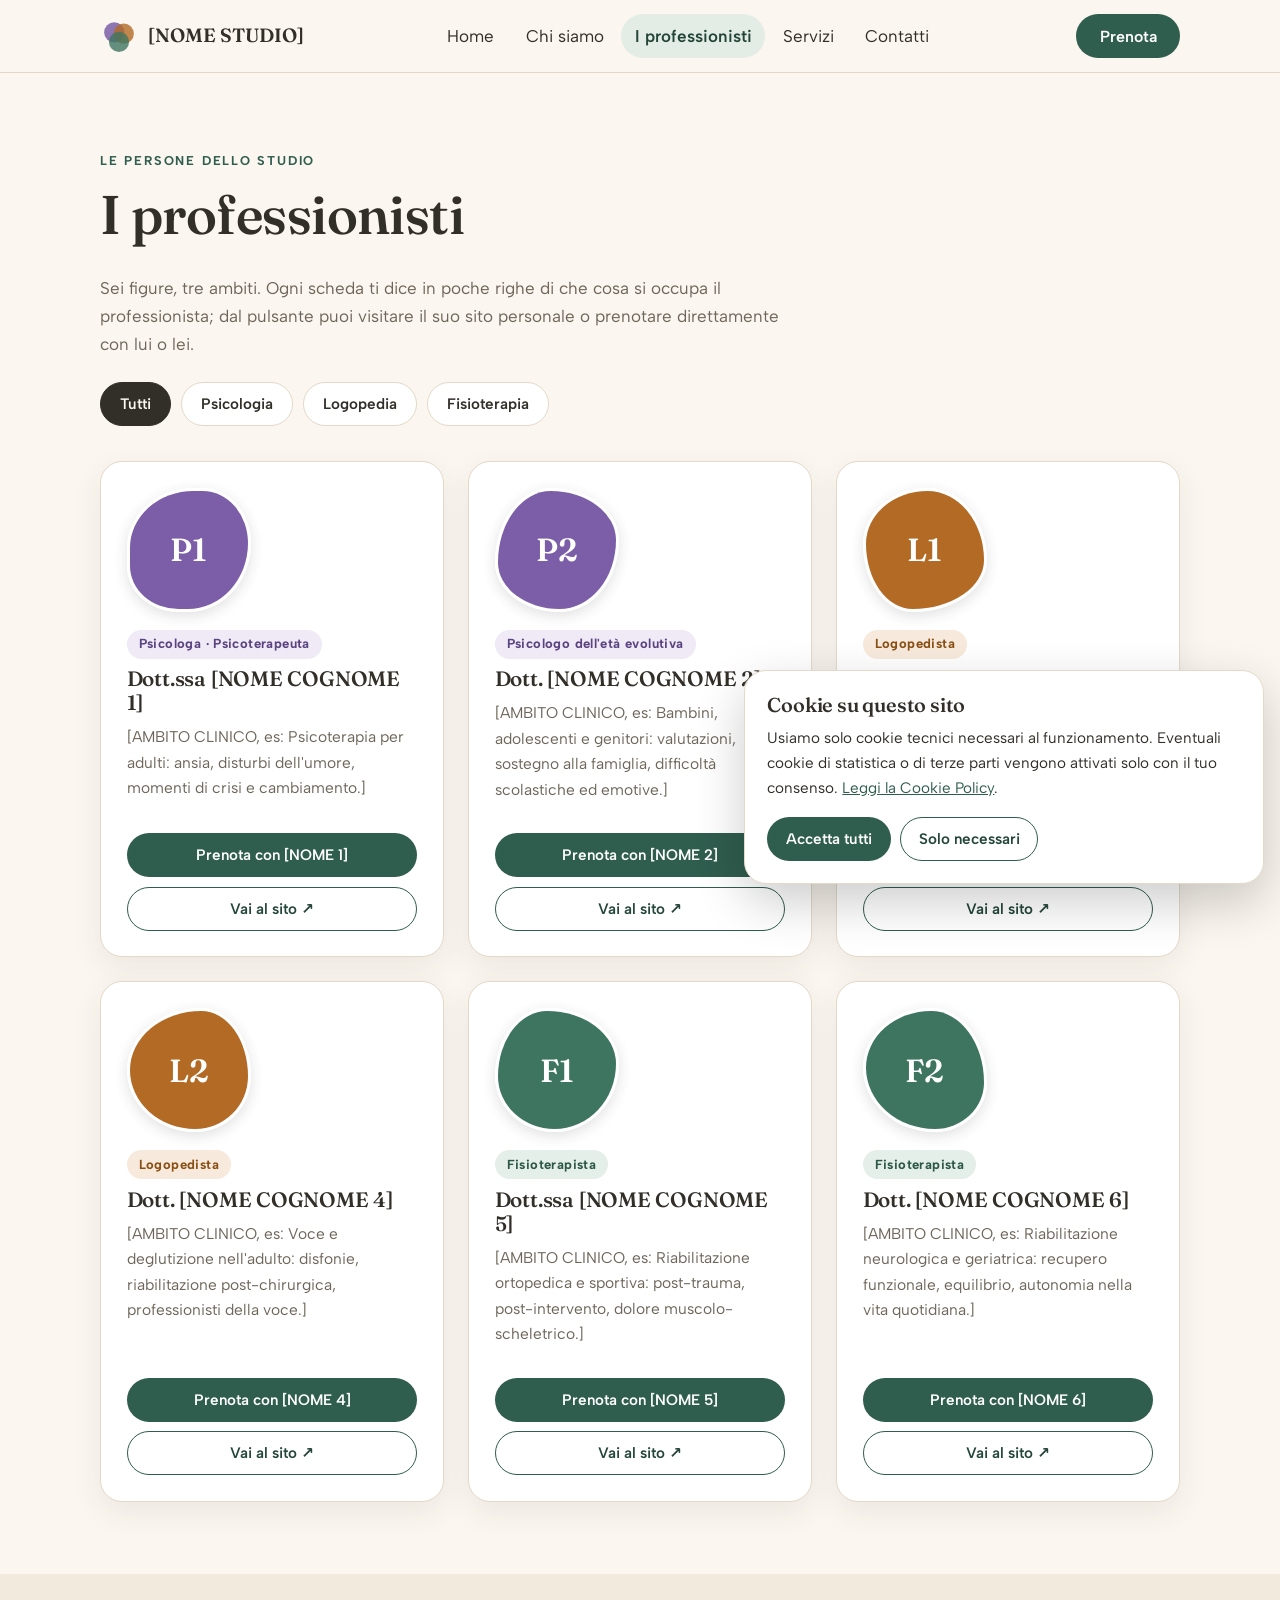
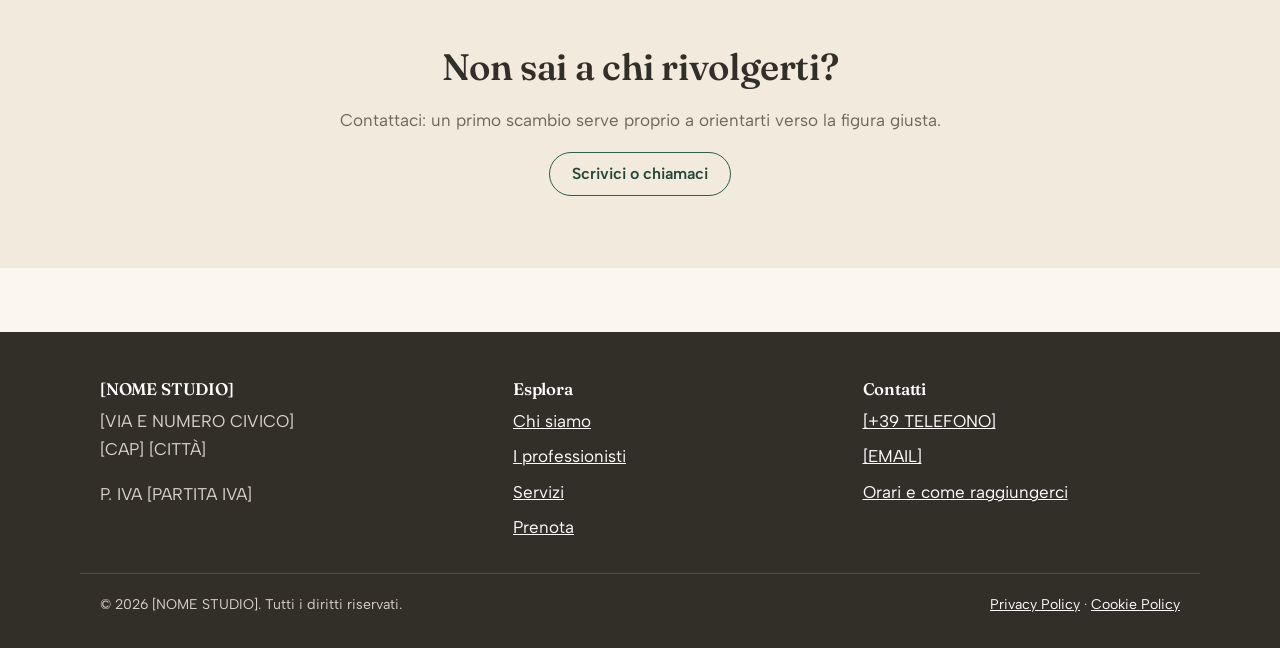
<file: professionisti.html>
<!DOCTYPE html>
<html lang="it">
<head>
  <meta charset="UTF-8">
  <meta name="viewport" content="width=device-width, initial-scale=1">
  <title>I professionisti — [NOME STUDIO]</title>
  <meta name="description" content="Conosci i sei professionisti di [NOME STUDIO]: psicologi, logopedisti e fisioterapisti. Scopri chi fa cosa e prenota direttamente con chi ti serve.">
  <link rel="canonical" href="https://www.[DOMINIO].it/professionisti.html">
  <link rel="preconnect" href="https://fonts.googleapis.com">
  <link rel="preconnect" href="https://fonts.gstatic.com" crossorigin>
  <link href="https://fonts.googleapis.com/css2?family=Fraunces:opsz,wght@9..144,500;9..144,600&family=Albert+Sans:wght@400;600;700&display=swap" rel="stylesheet">
  <link rel="stylesheet" href="assets/css/style.css">
</head>
<body>
<a class="skip-link" href="#main">Salta al contenuto</a>

<header class="site-header">
  <nav class="nav wrap" aria-label="Navigazione principale">
    <a class="brand" href="index.html">
      <svg class="brand__mark" viewBox="0 0 64 64" aria-hidden="true">
        <circle cx="24" cy="26" r="17" fill="#7B5EA7" opacity=".85"/>
        <circle cx="40" cy="28" r="17" fill="#B26A24" opacity=".8"/>
        <circle cx="32" cy="42" r="17" fill="#3E7561" opacity=".8"/>
      </svg>
      <span>[NOME STUDIO]</span>
    </a>
    <button class="nav-toggle" aria-expanded="false" aria-controls="menu" aria-label="Apri o chiudi il menu">☰</button>
    <ul id="menu" class="nav__links">
      <li><a href="index.html">Home</a></li>
      <li><a href="chi-siamo.html">Chi siamo</a></li>
      <li><a href="professionisti.html" aria-current="page">I professionisti</a></li>
      <li><a href="servizi.html">Servizi</a></li>
      <li><a href="contatti.html">Contatti</a></li>
      <li><a class="btn btn--primary btn--mobile-only" href="prenota.html">Prenota un appuntamento</a></li>
    </ul>
    <a class="btn btn--primary" href="prenota.html">Prenota</a>
  </nav>
</header>

<main id="main">
  <section class="section">
    <div class="wrap">
      <p class="eyebrow">Le persone dello studio</p>
      <h1>I professionisti</h1>
      <p class="muted" style="max-width:62ch">Sei figure, tre ambiti. Ogni scheda ti dice in poche righe di che cosa si occupa il professionista; dal pulsante puoi visitare il suo sito personale o prenotare direttamente con lui o lei.</p>

      <!-- Filtro per ambito -->
      <div class="filterbar" data-filterbar role="group" aria-label="Filtra i professionisti per ambito">
        <button data-filter="tutti" aria-pressed="true">Tutti</button>
        <button data-filter="psicologia" aria-pressed="false">Psicologia</button>
        <button data-filter="logopedia" aria-pressed="false">Logopedia</button>
        <button data-filter="fisioterapia" aria-pressed="false">Fisioterapia</button>
      </div>

      <!-- =========== GRIGLIA: 6 SCHEDE (cuore visivo del sito) ===========
           Per ogni professionista compilare:
           - nome, qualifica, 1-2 frasi sull'ambito clinico
           - foto: sostituire <div class="pebble__ph">…</div> con
             <img src="assets/img/NOME.jpg" alt="Ritratto di [NOME COGNOME]">
           - URL sito personale (Vai al sito)
           - il pulsante "Prenota con…" porta a prenota.html?pro=pN
      ================================================================== -->
      <div class="grid-prof">

        <!-- 1 · Psicologia -->
        <article class="card-prof reveal" data-ambito="psicologia">
          <div class="pebble pebble--1"><div class="pebble__ph bg--psicologia" aria-hidden="true">P1</div></div>
          <span class="chip chip--psicologia">Psicologa · Psicoterapeuta</span>
          <h3>Dott.ssa [NOME COGNOME 1]</h3>
          <p class="card-prof__bio">[AMBITO CLINICO, es: Psicoterapia per adulti: ansia, disturbi dell'umore, momenti di crisi e cambiamento.]</p>
          <div class="card-prof__actions">
            <a class="btn btn--primary btn--small" href="prenota.html?pro=p1">Prenota con [NOME 1]</a>
            <a class="btn btn--ghost btn--small" href="[URL_SITO_PERSONALE_1]" target="_blank" rel="noopener">Vai al sito ↗</a>
          </div>
        </article>

        <!-- 2 · Psicologia -->
        <article class="card-prof reveal" data-ambito="psicologia">
          <div class="pebble pebble--2"><div class="pebble__ph bg--psicologia" aria-hidden="true">P2</div></div>
          <span class="chip chip--psicologia">Psicologo dell'età evolutiva</span>
          <h3>Dott. [NOME COGNOME 2]</h3>
          <p class="card-prof__bio">[AMBITO CLINICO, es: Bambini, adolescenti e genitori: valutazioni, sostegno alla famiglia, difficoltà scolastiche ed emotive.]</p>
          <div class="card-prof__actions">
            <a class="btn btn--primary btn--small" href="prenota.html?pro=p2">Prenota con [NOME 2]</a>
            <a class="btn btn--ghost btn--small" href="[URL_SITO_PERSONALE_2]" target="_blank" rel="noopener">Vai al sito ↗</a>
          </div>
        </article>

        <!-- 3 · Logopedia -->
        <article class="card-prof reveal" data-ambito="logopedia">
          <div class="pebble pebble--3"><div class="pebble__ph bg--logopedia" aria-hidden="true">L1</div></div>
          <span class="chip chip--logopedia">Logopedista</span>
          <h3>Dott.ssa [NOME COGNOME 3]</h3>
          <p class="card-prof__bio">[AMBITO CLINICO, es: Linguaggio e apprendimento in età evolutiva: ritardi del linguaggio, DSA, balbuzie.]</p>
          <div class="card-prof__actions">
            <a class="btn btn--primary btn--small" href="prenota.html?pro=p3">Prenota con [NOME 3]</a>
            <a class="btn btn--ghost btn--small" href="[URL_SITO_PERSONALE_3]" target="_blank" rel="noopener">Vai al sito ↗</a>
          </div>
        </article>

        <!-- 4 · Logopedia -->
        <article class="card-prof reveal" data-ambito="logopedia">
          <div class="pebble pebble--4"><div class="pebble__ph bg--logopedia" aria-hidden="true">L2</div></div>
          <span class="chip chip--logopedia">Logopedista</span>
          <h3>Dott. [NOME COGNOME 4]</h3>
          <p class="card-prof__bio">[AMBITO CLINICO, es: Voce e deglutizione nell'adulto: disfonie, riabilitazione post-chirurgica, professionisti della voce.]</p>
          <div class="card-prof__actions">
            <a class="btn btn--primary btn--small" href="prenota.html?pro=p4">Prenota con [NOME 4]</a>
            <a class="btn btn--ghost btn--small" href="[URL_SITO_PERSONALE_4]" target="_blank" rel="noopener">Vai al sito ↗</a>
          </div>
        </article>

        <!-- 5 · Fisioterapia -->
        <article class="card-prof reveal" data-ambito="fisioterapia">
          <div class="pebble pebble--5"><div class="pebble__ph bg--fisioterapia" aria-hidden="true">F1</div></div>
          <span class="chip chip--fisioterapia">Fisioterapista</span>
          <h3>Dott.ssa [NOME COGNOME 5]</h3>
          <p class="card-prof__bio">[AMBITO CLINICO, es: Riabilitazione ortopedica e sportiva: post-trauma, post-intervento, dolore muscolo-scheletrico.]</p>
          <div class="card-prof__actions">
            <a class="btn btn--primary btn--small" href="prenota.html?pro=p5">Prenota con [NOME 5]</a>
            <a class="btn btn--ghost btn--small" href="[URL_SITO_PERSONALE_5]" target="_blank" rel="noopener">Vai al sito ↗</a>
          </div>
        </article>

        <!-- 6 · Fisioterapia -->
        <article class="card-prof reveal" data-ambito="fisioterapia">
          <div class="pebble pebble--6"><div class="pebble__ph bg--fisioterapia" aria-hidden="true">F2</div></div>
          <span class="chip chip--fisioterapia">Fisioterapista</span>
          <h3>Dott. [NOME COGNOME 6]</h3>
          <p class="card-prof__bio">[AMBITO CLINICO, es: Riabilitazione neurologica e geriatrica: recupero funzionale, equilibrio, autonomia nella vita quotidiana.]</p>
          <div class="card-prof__actions">
            <a class="btn btn--primary btn--small" href="prenota.html?pro=p6">Prenota con [NOME 6]</a>
            <a class="btn btn--ghost btn--small" href="[URL_SITO_PERSONALE_6]" target="_blank" rel="noopener">Vai al sito ↗</a>
          </div>
        </article>

      </div>
    </div>
  </section>

  <section class="section section--deep">
    <div class="wrap reveal" style="text-align:center">
      <h2>Non sai a chi rivolgerti?</h2>
      <p class="muted">Contattaci: un primo scambio serve proprio a orientarti verso la figura giusta.</p>
      <a class="btn btn--ghost" href="contatti.html">Scrivici o chiamaci</a>
    </div>
  </section>
</main>

<footer class="site-footer">
  <div class="wrap footer-grid">
    <div>
      <h3>[NOME STUDIO]</h3>
      <p>[VIA E NUMERO CIVICO]<br>[CAP] [CITTÀ]</p>
      <p>P. IVA [PARTITA IVA]</p>
    </div>
    <div>
      <h3>Esplora</h3>
      <ul>
        <li><a href="chi-siamo.html">Chi siamo</a></li>
        <li><a href="professionisti.html">I professionisti</a></li>
        <li><a href="servizi.html">Servizi</a></li>
        <li><a href="prenota.html">Prenota</a></li>
      </ul>
    </div>
    <div>
      <h3>Contatti</h3>
      <ul>
        <li><a href="tel:[+39TELEFONO]">[+39 TELEFONO]</a></li>
        <li><a href="mailto:[EMAIL]">[EMAIL]</a></li>
        <li><a href="contatti.html">Orari e come raggiungerci</a></li>
      </ul>
    </div>
  </div>
  <div class="wrap footer-legal">
    <span>© <span id="year"></span> [NOME STUDIO]. Tutti i diritti riservati.</span>
    <span><a href="privacy-policy.html">Privacy Policy</a> · <a href="cookie-policy.html">Cookie Policy</a></span>
  </div>
</footer>

<div id="cookie-banner" class="cookie-banner" role="region" aria-label="Informativa cookie">
  <h3>Cookie su questo sito</h3>
  <p>Usiamo solo cookie tecnici necessari al funzionamento. Eventuali cookie di statistica o di terze parti vengono attivati solo con il tuo consenso. <a href="cookie-policy.html">Leggi la Cookie Policy</a>.</p>
  <div class="cookie-banner__actions">
    <button class="btn btn--primary btn--small" data-consent-choice="all">Accetta tutti</button>
    <button class="btn btn--ghost btn--small" data-consent-choice="necessary">Solo necessari</button>
  </div>
</div>

<script src="assets/js/main.js"></script>
</body>
</html>
</file>
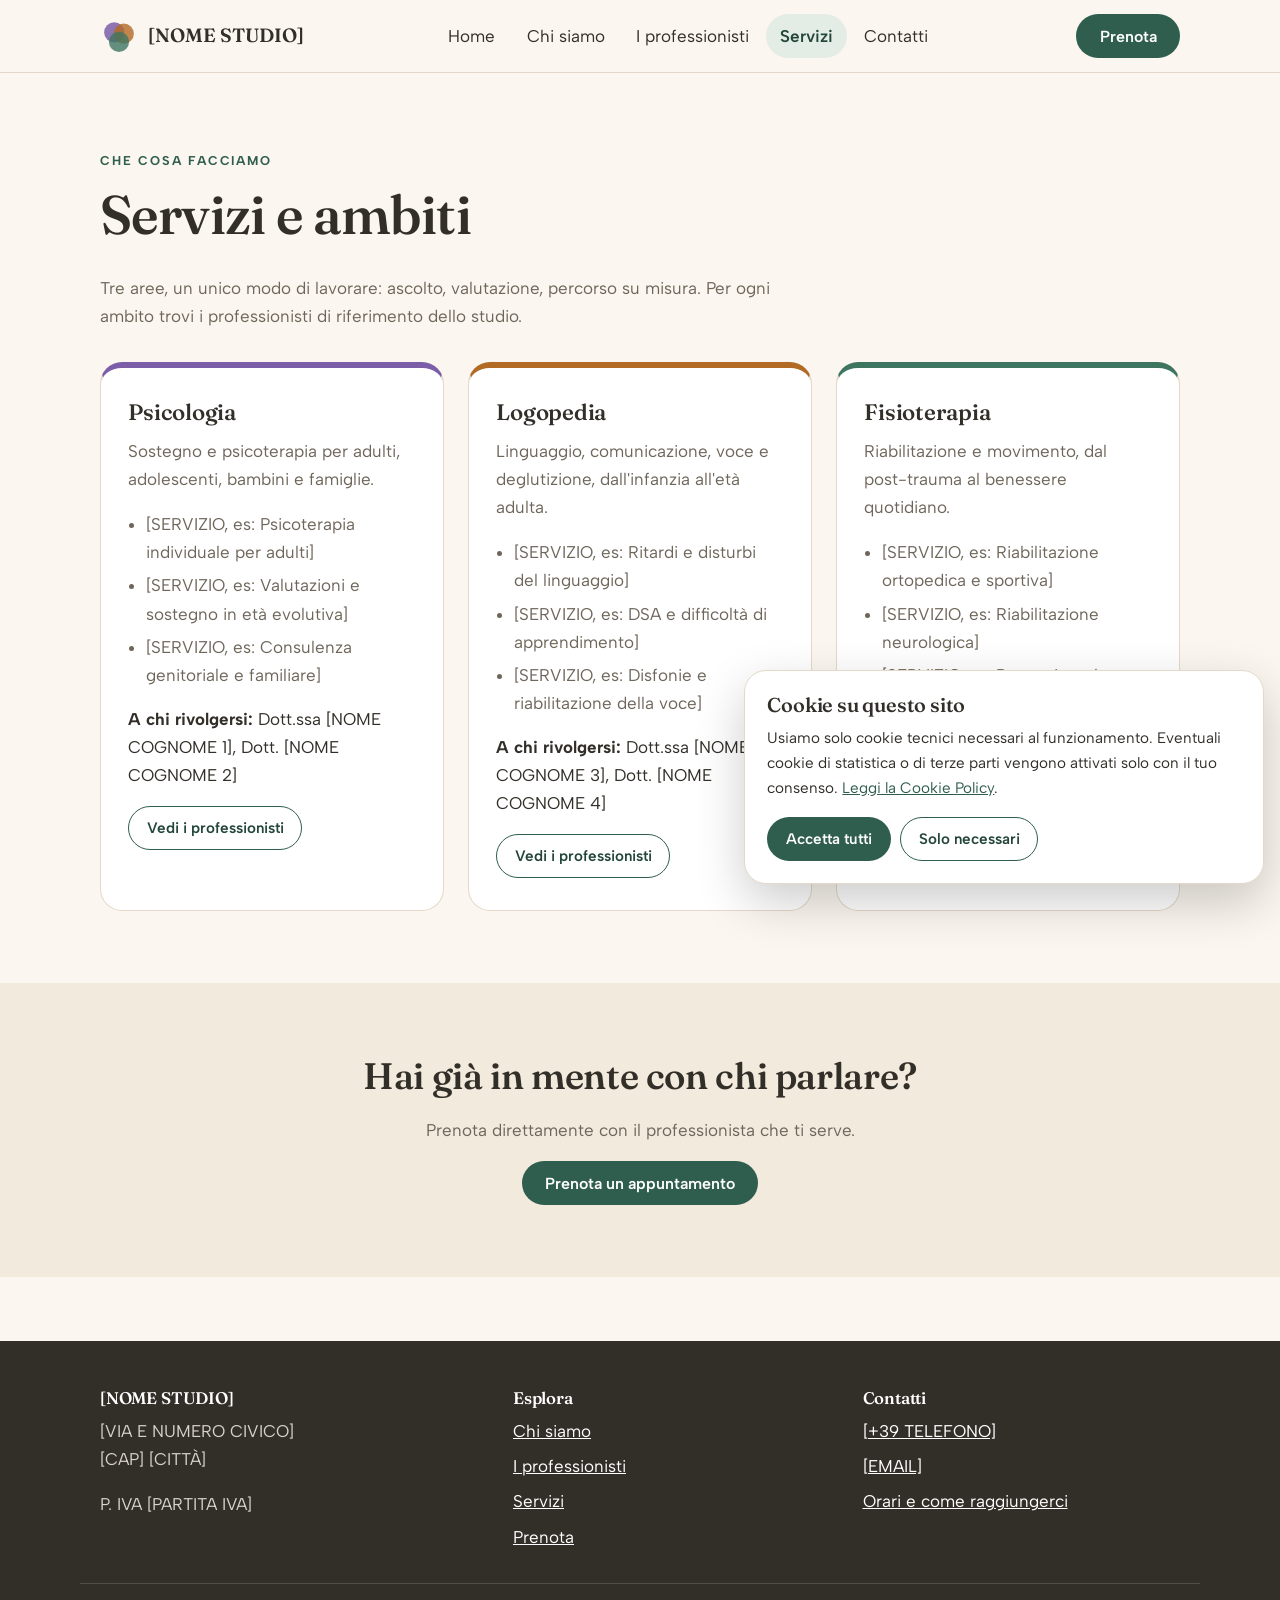
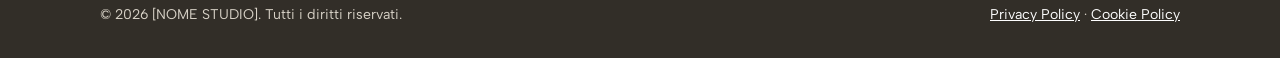
<file: servizi.html>
<!DOCTYPE html>
<html lang="it">
<head>
  <meta charset="UTF-8">
  <meta name="viewport" content="width=device-width, initial-scale=1">
  <title>Servizi e ambiti — [NOME STUDIO]</title>
  <meta name="description" content="Psicologia, logopedia e fisioterapia a [CITTÀ]: scopri i servizi di [NOME STUDIO] e i professionisti di riferimento per ogni ambito.">
  <link rel="canonical" href="https://www.[DOMINIO].it/servizi.html">
  <link rel="preconnect" href="https://fonts.googleapis.com">
  <link rel="preconnect" href="https://fonts.gstatic.com" crossorigin>
  <link href="https://fonts.googleapis.com/css2?family=Fraunces:opsz,wght@9..144,500;9..144,600&family=Albert+Sans:wght@400;600;700&display=swap" rel="stylesheet">
  <link rel="stylesheet" href="assets/css/style.css">
</head>
<body>
<a class="skip-link" href="#main">Salta al contenuto</a>

<header class="site-header">
  <nav class="nav wrap" aria-label="Navigazione principale">
    <a class="brand" href="index.html">
      <svg class="brand__mark" viewBox="0 0 64 64" aria-hidden="true">
        <circle cx="24" cy="26" r="17" fill="#7B5EA7" opacity=".85"/>
        <circle cx="40" cy="28" r="17" fill="#B26A24" opacity=".8"/>
        <circle cx="32" cy="42" r="17" fill="#3E7561" opacity=".8"/>
      </svg>
      <span>[NOME STUDIO]</span>
    </a>
    <button class="nav-toggle" aria-expanded="false" aria-controls="menu" aria-label="Apri o chiudi il menu">☰</button>
    <ul id="menu" class="nav__links">
      <li><a href="index.html">Home</a></li>
      <li><a href="chi-siamo.html">Chi siamo</a></li>
      <li><a href="professionisti.html">I professionisti</a></li>
      <li><a href="servizi.html" aria-current="page">Servizi</a></li>
      <li><a href="contatti.html">Contatti</a></li>
      <li><a class="btn btn--primary btn--mobile-only" href="prenota.html">Prenota un appuntamento</a></li>
    </ul>
    <a class="btn btn--primary" href="prenota.html">Prenota</a>
  </nav>
</header>

<main id="main">
  <section class="section">
    <div class="wrap">
      <p class="eyebrow">Che cosa facciamo</p>
      <h1>Servizi e ambiti</h1>
      <p class="muted" style="max-width:62ch">Tre aree, un unico modo di lavorare: ascolto, valutazione, percorso su misura. Per ogni ambito trovi i professionisti di riferimento dello studio.</p>

      <div class="grid-3" style="margin-top:2rem">

        <section class="card-area card-area--psicologia reveal" aria-labelledby="h-psi">
          <h2 id="h-psi" style="font-size:1.4rem">Psicologia</h2>
          <p class="muted">Sostegno e psicoterapia per adulti, adolescenti, bambini e famiglie.</p>
          <ul>
            <li>[SERVIZIO, es: Psicoterapia individuale per adulti]</li>
            <li>[SERVIZIO, es: Valutazioni e sostegno in età evolutiva]</li>
            <li>[SERVIZIO, es: Consulenza genitoriale e familiare]</li>
          </ul>
          <p><strong>A chi rivolgersi:</strong> Dott.ssa [NOME COGNOME 1], Dott. [NOME COGNOME 2]</p>
          <a class="btn btn--ghost btn--small" href="professionisti.html">Vedi i professionisti</a>
        </section>

        <section class="card-area card-area--logopedia reveal" aria-labelledby="h-logo">
          <h2 id="h-logo" style="font-size:1.4rem">Logopedia</h2>
          <p class="muted">Linguaggio, comunicazione, voce e deglutizione, dall'infanzia all'età adulta.</p>
          <ul>
            <li>[SERVIZIO, es: Ritardi e disturbi del linguaggio]</li>
            <li>[SERVIZIO, es: DSA e difficoltà di apprendimento]</li>
            <li>[SERVIZIO, es: Disfonie e riabilitazione della voce]</li>
          </ul>
          <p><strong>A chi rivolgersi:</strong> Dott.ssa [NOME COGNOME 3], Dott. [NOME COGNOME 4]</p>
          <a class="btn btn--ghost btn--small" href="professionisti.html">Vedi i professionisti</a>
        </section>

        <section class="card-area card-area--fisioterapia reveal" aria-labelledby="h-fisio">
          <h2 id="h-fisio" style="font-size:1.4rem">Fisioterapia</h2>
          <p class="muted">Riabilitazione e movimento, dal post-trauma al benessere quotidiano.</p>
          <ul>
            <li>[SERVIZIO, es: Riabilitazione ortopedica e sportiva]</li>
            <li>[SERVIZIO, es: Riabilitazione neurologica]</li>
            <li>[SERVIZIO, es: Percorsi per la terza età]</li>
          </ul>
          <p><strong>A chi rivolgersi:</strong> Dott.ssa [NOME COGNOME 5], Dott. [NOME COGNOME 6]</p>
          <a class="btn btn--ghost btn--small" href="professionisti.html">Vedi i professionisti</a>
        </section>

      </div>
    </div>
  </section>

  <section class="section section--deep">
    <div class="wrap reveal" style="text-align:center">
      <h2>Hai già in mente con chi parlare?</h2>
      <p class="muted">Prenota direttamente con il professionista che ti serve.</p>
      <a class="btn btn--primary" href="prenota.html">Prenota un appuntamento</a>
    </div>
  </section>
</main>

<footer class="site-footer">
  <div class="wrap footer-grid">
    <div>
      <h3>[NOME STUDIO]</h3>
      <p>[VIA E NUMERO CIVICO]<br>[CAP] [CITTÀ]</p>
      <p>P. IVA [PARTITA IVA]</p>
    </div>
    <div>
      <h3>Esplora</h3>
      <ul>
        <li><a href="chi-siamo.html">Chi siamo</a></li>
        <li><a href="professionisti.html">I professionisti</a></li>
        <li><a href="servizi.html">Servizi</a></li>
        <li><a href="prenota.html">Prenota</a></li>
      </ul>
    </div>
    <div>
      <h3>Contatti</h3>
      <ul>
        <li><a href="tel:[+39TELEFONO]">[+39 TELEFONO]</a></li>
        <li><a href="mailto:[EMAIL]">[EMAIL]</a></li>
        <li><a href="contatti.html">Orari e come raggiungerci</a></li>
      </ul>
    </div>
  </div>
  <div class="wrap footer-legal">
    <span>© <span id="year"></span> [NOME STUDIO]. Tutti i diritti riservati.</span>
    <span><a href="privacy-policy.html">Privacy Policy</a> · <a href="cookie-policy.html">Cookie Policy</a></span>
  </div>
</footer>

<div id="cookie-banner" class="cookie-banner" role="region" aria-label="Informativa cookie">
  <h3>Cookie su questo sito</h3>
  <p>Usiamo solo cookie tecnici necessari al funzionamento. Eventuali cookie di statistica o di terze parti vengono attivati solo con il tuo consenso. <a href="cookie-policy.html">Leggi la Cookie Policy</a>.</p>
  <div class="cookie-banner__actions">
    <button class="btn btn--primary btn--small" data-consent-choice="all">Accetta tutti</button>
    <button class="btn btn--ghost btn--small" data-consent-choice="necessary">Solo necessari</button>
  </div>
</div>

<script src="assets/js/main.js"></script>
</body>
</html>
</file>
<file: assets/css/style.css>
/* =========================================================================
   STUDIO [NOME STUDIO] — Foglio di stile principale
   -------------------------------------------------------------------------
   PERSONALIZZAZIONE RAPIDA: tutti i colori e i font sono definiti come
   variabili CSS qui sotto (:root). Modificando queste righe si ribrandizza
   l'intero sito senza toccare il resto del codice.
   ========================================================================= */

:root {
  /* ---- Palette (calda, sobria) ------------------------------------- */
  --paper:        #FBF6EF;  /* fondo carta calda */
  --paper-deep:   #F2EADD;  /* sezioni alternate */
  --ink:          #322E28;  /* testo principale */
  --ink-soft:     #6E665A;  /* testo secondario */
  --line:         #E4D9C8;  /* bordi sottili */

  --accent:       #2F5D4E;  /* verde bosco: CTA e link */
  --accent-deep:  #234639;  /* hover CTA */
  --accent-soft:  #E3EDE6;  /* sfondi leggeri verdi */

  /* Colori-ambito: codificano le tre aree in tutto il sito */
  --c-psicologia:    #7B5EA7;  /* glicine */
  --c-logopedia:     #B26A24;  /* ocra ambrata */
  --c-fisioterapia:  #3E7561;  /* salvia */
  --t-psicologia:    #EFEAF6;  /* tinte chiare per chip/sfondi */
  --t-logopedia:     #F7EADC;
  --t-fisioterapia:  #E4EFE9;

  /* ---- Tipografia ---------------------------------------------------- */
  --font-display: "Fraunces", Georgia, serif;
  --font-body:    "Albert Sans", "Segoe UI", system-ui, sans-serif;

  /* ---- Ritmo e misure ------------------------------------------------ */
  --radius: 22px;
  --radius-s: 12px;
  --maxw: 1120px;
  --shadow: 0 10px 30px rgba(50, 46, 40, .08);
  --tap: 44px; /* target minimo touch */
}

/* ====================== Reset essenziale ============================== */
*, *::before, *::after { box-sizing: border-box; }
html { scroll-behavior: smooth; }
body {
  margin: 0;
  background: var(--paper);
  color: var(--ink);
  font-family: var(--font-body);
  font-size: 1.0625rem;           /* 17px: leggibile anche per anziani */
  line-height: 1.65;
  -webkit-font-smoothing: antialiased;
}
img, svg { max-width: 100%; display: block; }
a { color: var(--accent); }
h1, h2, h3 {
  font-family: var(--font-display);
  font-weight: 560;
  line-height: 1.15;
  letter-spacing: -.01em;
  margin: 0 0 .5em;
}
h1 { font-size: clamp(2.1rem, 5.5vw, 3.4rem); }
h2 { font-size: clamp(1.6rem, 3.6vw, 2.3rem); }
h3 { font-size: 1.25rem; }
p  { margin: 0 0 1em; }
.muted { color: var(--ink-soft); }

/* Focus visibile ovunque (WCAG) */
:focus-visible {
  outline: 3px solid var(--c-logopedia);
  outline-offset: 3px;
  border-radius: 4px;
}

/* Link "salta al contenuto" per tastiera/screen reader */
.skip-link {
  position: absolute; left: -999px; top: 0;
  background: var(--ink); color: #fff;
  padding: .8rem 1.2rem; z-index: 100; border-radius: 0 0 10px 0;
}
.skip-link:focus { left: 0; }

/* ====================== Layout di base ================================ */
.wrap { max-width: var(--maxw); margin: 0 auto; padding: 0 1.25rem; }
.section { padding: 4.5rem 0; }
.section--deep { background: var(--paper-deep); }
.eyebrow {
  display: inline-block;
  font-size: .8rem; font-weight: 700;
  letter-spacing: .14em; text-transform: uppercase;
  color: var(--accent); margin-bottom: .8rem;
}

/* ====================== Header / navigazione ========================== */
.site-header {
  position: sticky; top: 0; z-index: 50;
  background: rgba(251, 246, 239, .92);
  backdrop-filter: blur(8px);
  border-bottom: 1px solid var(--line);
}
.nav {
  display: flex; align-items: center; justify-content: space-between;
  gap: 1rem; min-height: 72px;
}
.brand {
  display: flex; align-items: center; gap: .65rem;
  text-decoration: none; color: var(--ink);
  font-family: var(--font-display); font-size: 1.2rem; font-weight: 600;
}
.brand__mark { width: 38px; height: 38px; flex: none; }
.nav__links { display: flex; align-items: center; gap: .25rem; list-style: none; margin: 0; padding: 0; }
.nav__links a {
  display: inline-flex; align-items: center;
  min-height: var(--tap); padding: .35rem .85rem;
  text-decoration: none; color: var(--ink); border-radius: 999px;
  transition: background .2s;
}
.nav__links a:hover { background: var(--paper-deep); }
.nav__links a[aria-current="page"] { background: var(--accent-soft); color: var(--accent-deep); font-weight: 600; }
.nav-toggle {
  display: none; background: none; border: 1px solid var(--line);
  border-radius: 10px; width: var(--tap); height: var(--tap);
  font-size: 1.3rem; color: var(--ink); cursor: pointer;
}

/* ====================== Bottoni ======================================= */
.btn {
  display: inline-flex; align-items: center; justify-content: center;
  gap: .5rem; min-height: var(--tap); padding: .6rem 1.4rem;
  border-radius: 999px; border: 1.5px solid transparent;
  font: 600 1rem var(--font-body); text-decoration: none;
  cursor: pointer; transition: background .2s, transform .15s, border-color .2s;
}
.btn:active { transform: scale(.98); }
.btn--primary { background: var(--accent); color: #fff; }
.btn--primary:hover { background: var(--accent-deep); }
.btn--ghost { background: transparent; color: var(--accent-deep); border-color: var(--accent); }
.btn--ghost:hover { background: var(--accent-soft); }
.btn--small { min-height: var(--tap); padding: .4rem 1.1rem; font-size: .95rem; }

/* ====================== Hero (home) =================================== */
.hero { padding: 4rem 0 4.5rem; overflow: hidden; }
.hero .wrap { display: grid; grid-template-columns: 1.15fr .85fr; gap: 3rem; align-items: center; }
.hero__claim em {
  font-style: normal;
  background: linear-gradient(transparent 62%, var(--t-logopedia) 62%);
}
.hero__actions { display: flex; flex-wrap: wrap; gap: .8rem; margin-top: 1.6rem; }
.hero__areas { display: flex; gap: 1.2rem; margin-top: 2rem; flex-wrap: wrap; }
.hero__area { display: flex; align-items: center; gap: .5rem; font-size: .95rem; color: var(--ink-soft); }
.dot { width: 12px; height: 12px; border-radius: 50%; flex: none; }
.dot--psicologia { background: var(--c-psicologia); }
.dot--logopedia { background: var(--c-logopedia); }
.dot--fisioterapia { background: var(--c-fisioterapia); }

/* Composizione astratta: tre forme organiche che si intrecciano
   (mente · parola · movimento) — la firma visiva dello studio */
.hero__art { position: relative; }
.blob-float { animation: float 9s ease-in-out infinite; transform-origin: center; }
.blob-float--2 { animation-duration: 12s; animation-delay: -3s; }
.blob-float--3 { animation-duration: 10s; animation-delay: -6s; }
@keyframes float {
  0%, 100% { transform: translateY(0) rotate(0deg); }
  50%      { transform: translateY(-10px) rotate(1.5deg); }
}

/* ====================== Card professionisti =========================== */
.grid-prof {
  display: grid; gap: 1.5rem;
  grid-template-columns: repeat(3, 1fr);
}
.card-prof {
  background: #fff; border: 1px solid var(--line);
  border-radius: var(--radius); padding: 1.6rem;
  display: flex; flex-direction: column; gap: .55rem;
  box-shadow: var(--shadow);
  transition: transform .25s ease, box-shadow .25s ease;
}
.card-prof:hover { transform: translateY(-4px); box-shadow: 0 16px 40px rgba(50,46,40,.12); }

/* Ritratto a "ciottolo": forma organica unica per ogni scheda.
   SOSTITUIRE il div .pebble__ph con: <img src="..." alt="Ritratto di ...">
   (l'immagine eredita automaticamente la maschera). */
.pebble {
  width: 124px; height: 124px; margin-bottom: .6rem;
  overflow: hidden; display: grid; place-items: center;
  border: 3px solid #fff; box-shadow: 0 4px 14px rgba(50,46,40,.14);
}
.pebble img { width: 100%; height: 100%; object-fit: cover; }
.pebble__ph {
  width: 100%; height: 100%; display: grid; place-items: center;
  font: 600 2rem var(--font-display); color: #fff;
}
/* sei varianti di forma: nessuna scheda è identica a un'altra */
.pebble--1 { border-radius: 58% 42% 55% 45% / 52% 48% 60% 40%; }
.pebble--2 { border-radius: 45% 55% 48% 52% / 60% 42% 58% 40%; }
.pebble--3 { border-radius: 52% 48% 60% 40% / 45% 58% 42% 55%; }
.pebble--4 { border-radius: 60% 40% 45% 55% / 50% 55% 45% 50%; }
.pebble--5 { border-radius: 42% 58% 52% 48% / 55% 45% 55% 45%; }
.pebble--6 { border-radius: 55% 45% 42% 58% / 48% 60% 40% 52%; }

.card-prof h3 { margin: 0; font-size: 1.3rem; }
.chip {
  align-self: flex-start;
  font-size: .82rem; font-weight: 700; letter-spacing: .03em;
  padding: .22rem .75rem; border-radius: 999px;
}
.chip--psicologia   { background: var(--t-psicologia);   color: #5A4380; }
.chip--logopedia    { background: var(--t-logopedia);    color: #8A4F14; }
.chip--fisioterapia { background: var(--t-fisioterapia); color: #2C5746; }
.card-prof__bio { color: var(--ink-soft); font-size: .97rem; flex: 1; }
.card-prof__actions { display: flex; flex-direction: column; gap: .6rem; margin-top: .4rem; }
.bg--psicologia   { background: var(--c-psicologia); }
.bg--logopedia    { background: var(--c-logopedia); }
.bg--fisioterapia { background: var(--c-fisioterapia); }

/* Filtro ambiti */
.filterbar {
  display: flex; flex-wrap: wrap; gap: .6rem;
  margin: 1.5rem 0 2.2rem;
}
.filterbar button {
  min-height: var(--tap); padding: .4rem 1.2rem;
  border-radius: 999px; border: 1.5px solid var(--line);
  background: #fff; color: var(--ink);
  font: 600 .95rem var(--font-body); cursor: pointer;
  transition: background .2s, border-color .2s;
}
.filterbar button[aria-pressed="true"] {
  background: var(--ink); color: var(--paper); border-color: var(--ink);
}
.is-hidden { display: none !important; }

/* ====================== Sezioni servizi =============================== */
.grid-3 { display: grid; gap: 1.5rem; grid-template-columns: repeat(3, 1fr); }
.card-area {
  border-radius: var(--radius); padding: 2rem 1.7rem;
  border: 1px solid var(--line); background: #fff;
  border-top: 6px solid var(--line);
}
.card-area--psicologia   { border-top-color: var(--c-psicologia); }
.card-area--logopedia    { border-top-color: var(--c-logopedia); }
.card-area--fisioterapia { border-top-color: var(--c-fisioterapia); }
.card-area ul { padding-left: 1.1rem; margin: .5rem 0 1rem; color: var(--ink-soft); }
.card-area li { margin-bottom: .35rem; }

/* ====================== Prenotazione ================================== */
.steps { counter-reset: step; padding: 0; margin: 2rem 0; list-style: none; display: grid; gap: .9rem; }
.steps li { display: flex; gap: .9rem; align-items: baseline; }
.steps li::before {
  counter-increment: step; content: counter(step);
  flex: none; width: 30px; height: 30px; display: grid; place-items: center;
  border-radius: 50%; background: var(--accent); color: #fff;
  font: 700 .95rem var(--font-body);
}
.picker { display: grid; gap: .8rem; grid-template-columns: repeat(2, 1fr); margin: 1.2rem 0 2rem; }
.picker__opt {
  display: flex; align-items: center; gap: .8rem;
  border: 1.5px solid var(--line); border-radius: var(--radius-s);
  background: #fff; padding: .8rem 1rem; min-height: var(--tap);
  cursor: pointer; text-align: left; font: 600 1rem var(--font-body); color: var(--ink);
  transition: border-color .2s, background .2s;
}
.picker__opt:hover { border-color: var(--accent); }
.picker__opt[aria-pressed="true"] { border-color: var(--accent); background: var(--accent-soft); }
.embed-slot { display: none; }
.embed-slot.is-active { display: block; }
.embed-placeholder {
  border: 2px dashed var(--accent);
  border-radius: var(--radius); background: #fff;
  padding: 2.5rem 1.5rem; text-align: center; color: var(--ink-soft);
}
.embed-placeholder code {
  display: inline-block; background: var(--paper-deep);
  padding: .2rem .6rem; border-radius: 6px; font-size: .9rem; color: var(--ink);
}

/* ====================== Contatti ====================================== */
.contact-grid { display: grid; grid-template-columns: 1fr 1fr; gap: 2.5rem; align-items: start; }
.contact-list { list-style: none; padding: 0; margin: 0; display: grid; gap: 1rem; }
.contact-list strong { display: block; font-size: .85rem; text-transform: uppercase; letter-spacing: .1em; color: var(--accent); }
.map-frame {
  border: 1px solid var(--line); border-radius: var(--radius);
  overflow: hidden; min-height: 340px; background: var(--paper-deep);
  display: grid; place-items: center; color: var(--ink-soft); text-align: center; padding: 1rem;
}
.map-frame iframe { width: 100%; height: 100%; min-height: 340px; border: 0; }

/* ====================== Footer ======================================== */
.site-footer {
  background: var(--ink); color: #D8D2C7;
  padding: 3rem 0 2rem; margin-top: 4rem;
}
.site-footer a { color: #fff; }
.footer-grid { display: grid; grid-template-columns: 1.2fr 1fr 1fr; gap: 2rem; }
.site-footer h3 { color: #fff; font-size: 1.05rem; }
.site-footer ul { list-style: none; padding: 0; margin: 0; display: grid; gap: .45rem; }
.footer-legal {
  border-top: 1px solid rgba(255,255,255,.15); margin-top: 2rem; padding-top: 1.2rem;
  font-size: .88rem; display: flex; flex-wrap: wrap; gap: 1rem; justify-content: space-between;
}

/* ====================== Cookie banner ================================= */
.cookie-banner {
  position: fixed; inset: auto 1rem 1rem 1rem; z-index: 90;
  max-width: 520px; margin-left: auto;
  background: #fff; border: 1px solid var(--line); border-radius: var(--radius);
  box-shadow: 0 18px 50px rgba(0,0,0,.2);
  padding: 1.4rem; display: none;
}
.cookie-banner.is-visible { display: block; }
.cookie-banner p { font-size: .95rem; }
.cookie-banner__actions { display: flex; flex-wrap: wrap; gap: .6rem; }

/* ====================== Animazioni allo scroll ======================== */
.reveal { opacity: 0; transform: translateY(18px); transition: opacity .6s ease, transform .6s ease; }
.reveal.in-view { opacity: 1; transform: none; }

@media (prefers-reduced-motion: reduce) {
  html { scroll-behavior: auto; }
  .reveal { opacity: 1; transform: none; transition: none; }
  .blob-float, .blob-float--2, .blob-float--3 { animation: none; }
  .card-prof, .btn { transition: none; }
}

/* ====================== Responsive (mobile-first dai breakpoint) ====== */
@media (max-width: 920px) {
  .grid-prof, .grid-3 { grid-template-columns: repeat(2, 1fr); }
  .hero .wrap { grid-template-columns: 1fr; }
  .hero__art { max-width: 420px; margin: 0 auto; }
  .footer-grid { grid-template-columns: 1fr 1fr; }
}
@media (max-width: 640px) {
  .section { padding: 3rem 0; }
  .grid-prof, .grid-3, .picker, .contact-grid, .footer-grid { grid-template-columns: 1fr; }
  .nav__links {
    display: none;
    position: absolute; left: 0; right: 0; top: 72px;
    flex-direction: column; align-items: stretch; gap: .2rem;
    background: var(--paper); border-bottom: 1px solid var(--line);
    padding: .8rem 1.25rem 1.2rem;
  }
  .nav__links.is-open { display: flex; }
  .nav__links a { width: 100%; }
  .nav-toggle { display: grid; place-items: center; }
  .nav .btn { display: none; }           /* la CTA resta nel menu mobile */
  .nav__links .btn { display: inline-flex; margin-top: .5rem; }
}
@media (min-width: 641px) {
  .nav__links .btn--mobile-only { display: none; }
}
</file>
